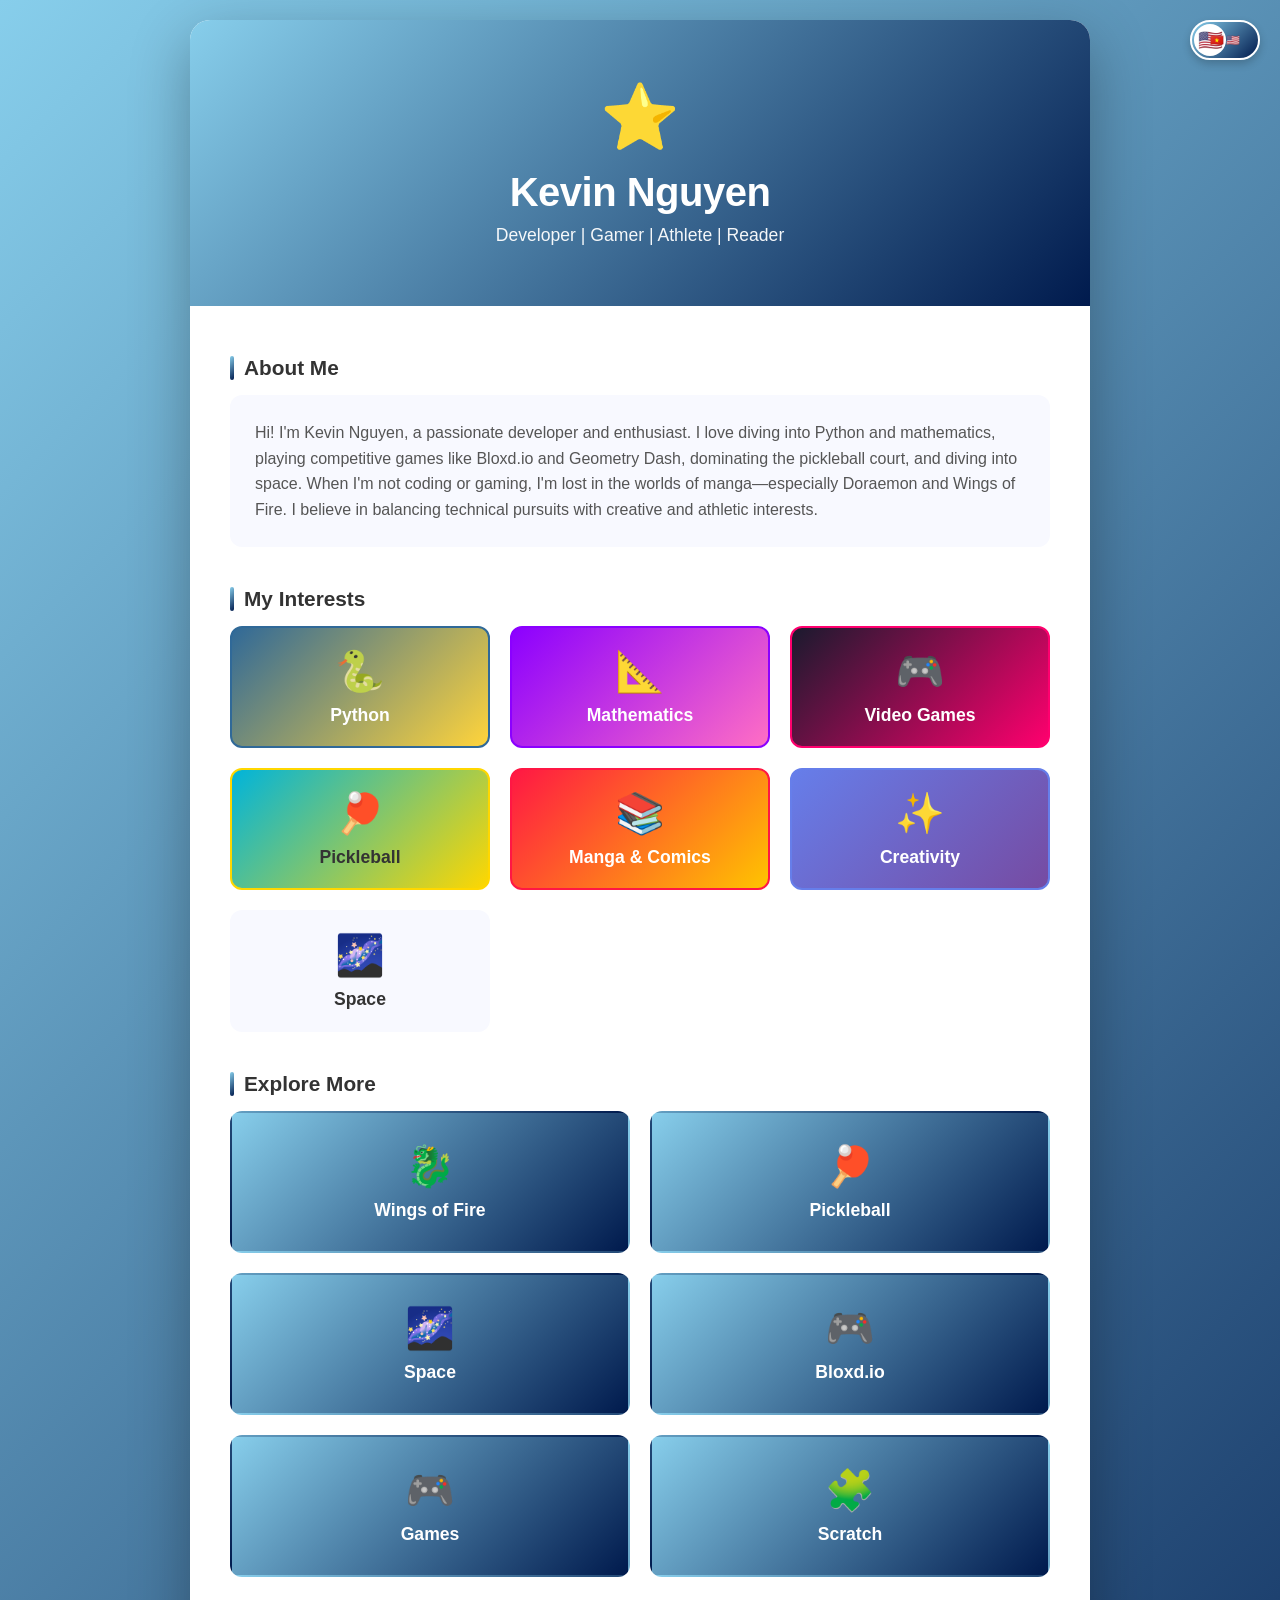
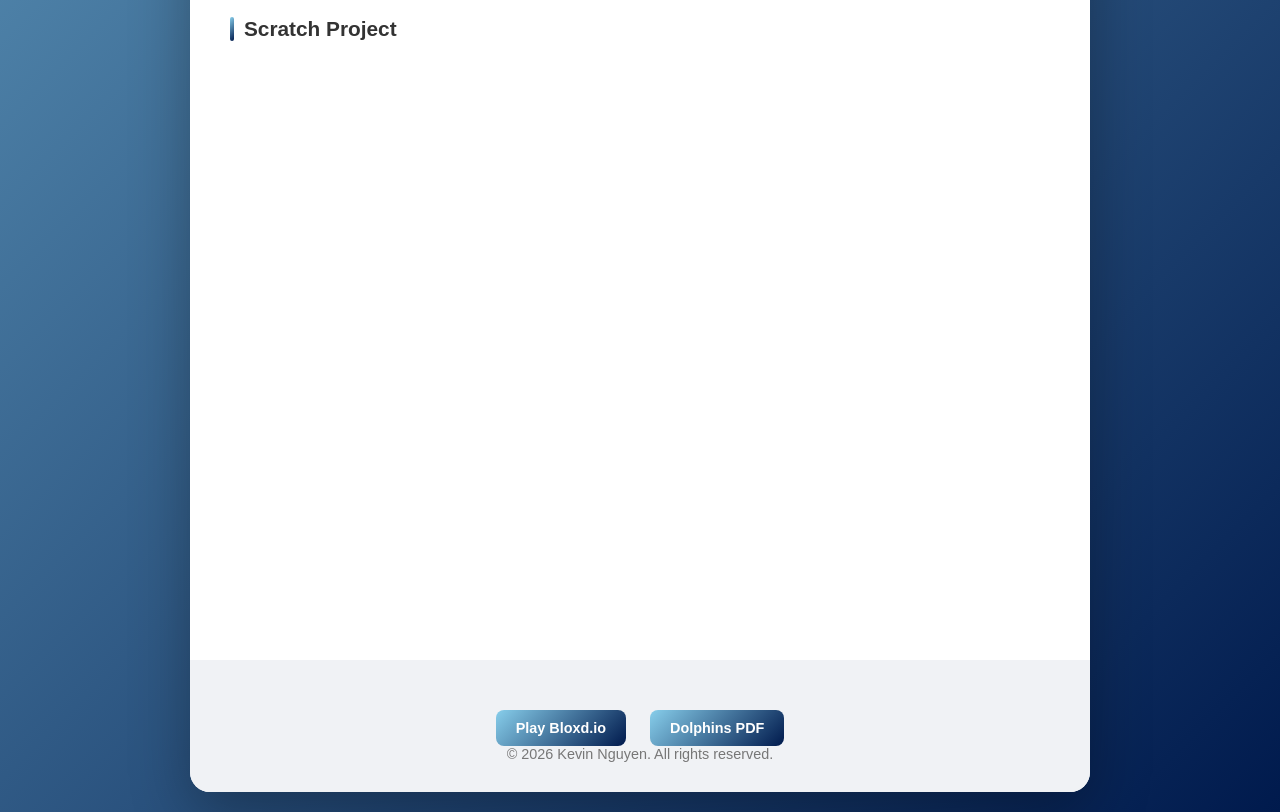
<file: index.html>
<!DOCTYPE html>
<html lang="en">
<head>
    <meta charset="UTF-8">
    <meta name="viewport" content="width=device-width, initial-scale=1.0">
    <title>Kevin Nguyen - Personal Website</title>
    <link rel="icon" href="data:image/svg+xml,<svg xmlns='http://www.w3.org/2000/svg' viewBox='0 0 100 100'><text y='75' font-size='75'>⭐</text></svg>">
    <link rel="stylesheet" href="styles.css">
</head>
<body>
    <div class="language-switcher">
        <div class="lever" id="languageLever">
            <div class="lever-toggle">🇺🇸</div>
            <span class="lever-label en">🇺🇸</span>
            <span class="lever-label vi">🇻🇳</span>
        </div>
    </div>
    <div class="container">
        <div class="header">
            <div class="star-icon">⭐</div>
            <h1>Kevin Nguyen</h1>
            <p>Developer | Gamer | Athlete | Reader</p>
        </div>

        <div class="content">
            <div class="section">
                <div class="section-title">About Me</div>
                <div class="bio">
                    Hi! I'm Kevin Nguyen, a passionate developer and enthusiast. I love diving into Python and mathematics, playing competitive games like Bloxd.io and Geometry Dash, dominating the pickleball court, and diving into space. When I'm not coding or gaming, I'm lost in the worlds of manga—especially Doraemon and Wings of Fire. I believe in balancing technical pursuits with creative and athletic interests.
                </div>
            </div>

            <div class="section">
                <div class="section-title">My Interests</div>
                <div class="interests-grid">
                    <div class="interest-card">
                        <span class="interest-emoji">🐍</span>
                        <div class="interest-name">Python</div>
                    </div>
                    <div class="interest-card">
                        <span class="interest-emoji">📐</span>
                        <div class="interest-name">Mathematics</div>
                    </div>
                    <div class="interest-card">
                        <span class="interest-emoji">🎮</span>
                        <div class="interest-name">Video Games</div>
                    </div>
                    <div class="interest-card">
                        <span class="interest-emoji">🏓</span>
                        <div class="interest-name">Pickleball</div>
                    </div>
                    <div class="interest-card">
                        <span class="interest-emoji">📚</span>
                        <div class="interest-name">Manga & Comics</div>
                    </div>
                    <div class="interest-card">
                        <span class="interest-emoji">✨</span>
                        <div class="interest-name">Creativity</div>
                    </div>
                    <div class="interest-card">
                        <span class="interest-emoji">🌌</span>
                        <div class="interest-name">Space</div>
                    </div>
                </div>
            </div>

            <div class="section">
                <div class="section-title">Explore More</div>
                <div class="explore-grid">
                    <a href="wings-of-fire.html" class="explore-card">
                        <span class="explore-emoji">🐉</span>
                        <div class="explore-name">Wings of Fire</div>
                    </a>
                    <a href="pickleball.html" class="explore-card">
                        <span class="explore-emoji">🏓</span>
                        <div class="explore-name">Pickleball</div>
                    </a>
                    <a href="space.html" class="explore-card">
                        <span class="explore-emoji">🌌</span>
                        <div class="explore-name">Space</div>
                    </a>
                    <a href="bloxd.html" class="explore-card">
                        <span class="explore-emoji">🎮</span>
                        <div class="explore-name">Bloxd.io</div>
                    </a>
                    <a href="games.html" class="explore-card">
                        <span class="explore-emoji">🎮</span>
                        <div class="explore-name">Games</div>
                    </a>
                    <a href="scratch.html" class="explore-card">
                        <span class="explore-emoji">🧩</span>
                        <div class="explore-name">Scratch</div>
                    </a>
                </div>
            </div>

            <div class="section">
                <div class="section-title">Scratch Project</div>
                <iframe src="https://scratch.mit.edu/projects/1390865172/" width="800" height="550" title="Scratch project" allowtransparency="true" frameborder="0" scrolling="no" allowfullscreen="" style="color-scheme: auto; max-width: 100%;"></iframe>
            </div>
        </div>

        <div class="footer">
            <div class="links-section">
                <a href="https://bloxd.io" target="_blank">Play Bloxd.io</a>
                <a href="Kevin - Dolphins.pdf" target="_blank">Dolphins PDF</a>
            </div>
            <p>&copy; 2026 Kevin Nguyen. All rights reserved.</p>
        </div>
    </div>
</body>
<script>
    const translations = {
        en: {
            name: "Kevin Nguyen",
            tagline: "Developer | Gamer | Athlete | Reader",
            aboutTitle: "About Me",
            aboutText: "Hi! I'm Kevin Nguyen, a passionate developer and enthusiast. I love diving into Python and mathematics, playing competitive games like Bloxd.io and Geometry Dash, and dominating the pickleball court. When I'm not coding or gaming, I'm lost in the worlds of manga—especially Doraemon and Wings of Fire. I believe in balancing technical pursuits with creative and athletic interests.",
            interestsTitle: "My Interests",
            exploreTitle: "Explore More",
            pythonName: "Python",
            mathName: "Mathematics",
            gamesName: "Video Games",
            pickleballName: "Pickleball",
            mangaName: "Manga & Comics",
            creativityName: "Creativity",
            spaceName: "Space",
            wingsName: "Wings of Fire",
            pickleballLink: "Pickleball",
            spaceLink: "Space",
            bloxdLink: "Bloxd.io",
            gamesLink: "Games",
            scratchName: "Scratch",
            playBloxd: "Play Bloxd.io",
            copyright: "© 2026 Kevin Nguyen. All rights reserved."
        },
        vi: {
            name: "Kevin Nguyễn",
            tagline: "Nhà Phát Triển | Game thủ | Vận Động Viên | Độc Giả",
            aboutTitle: "Về Tôi",
            aboutText: "Xin chào! Tôi là Kevin Nguyễn, một nhà phát triển và người đam mê nhiều lĩnh vực. Tôi yêu thích lập trình Python và toán học, chơi các trò chơi cạnh tranh như Bloxd.io và Geometry Dash, và chiếm lĩnh sân pickleball. Khi không lập trình hay chơi game, tôi bị mê hoặc bởi thế giới manga—đặc biệt là Doraemon và Wings of Fire. Tôi tin vào sự cân bằng giữa công nghệ và sáng tạo.",
            interestsTitle: "Sở Thích Của Tôi",
            exploreTitle: "Khám Phá Thêm",
            pythonName: "Lập trình Python",
            mathName: "Toán Học",
            gamesName: "Trò Chơi Điện Tử",
            pickleballName: "Pickleball",
            mangaName: "Manga & Truyện Tranh",
            creativityName: "Sáng Tạo",
            spaceName: "Vũ Trụ",
            wingsName: "Đôi cánh lửa",
            pickleballLink: "Pickleball",
            spaceLink: "Vũ Trụ",
            bloxdLink: "Bloxd.io",
            gamesLink: "Trò Chơi",
            scratchName: "Scratch",
            playBloxd: "Chơi Bloxd.io",
            copyright: "© 2026 Kevin Nguyễn. Bảo lưu mọi quyền."
        }
    };

    let currentLang = 'en';
    const lever = document.getElementById('languageLever');

    lever.addEventListener('click', function() {
        currentLang = currentLang === 'en' ? 'vi' : 'en';
        lever.classList.toggle('vietnamese');
        updateLanguage();
    });

    function updateLanguage() {
        const t = translations[currentLang];
        
        // Update header
        document.querySelector('.header h1').textContent = t.name;
        document.querySelector('.header p').textContent = t.tagline;
        
        // Update section titles
        const sectionTitles = document.querySelectorAll('.section-title');
        sectionTitles.forEach((title, index) => {
            const titleText = title.textContent.trim();
            if (titleText.includes('About') || titleText.includes('Về')) {
                title.textContent = '';
                title.innerHTML = '<div style="display: inline-block; width: 4px; height: 24px; background: linear-gradient(135deg, #87ceeb 0%, #001a4d 100%); border-radius: 2px; margin-right: 10px; vertical-align: middle;"></div>' + t.aboutTitle;
            } else if (titleText.includes('Interests') || titleText.includes('Sở Thích')) {
                title.textContent = '';
                title.innerHTML = '<div style="display: inline-block; width: 4px; height: 24px; background: linear-gradient(135deg, #87ceeb 0%, #001a4d 100%); border-radius: 2px; margin-right: 10px; vertical-align: middle;"></div>' + t.interestsTitle;
            } else if (titleText.includes('Explore') || titleText.includes('Khám')) {
                title.textContent = '';
                title.innerHTML = '<div style="display: inline-block; width: 4px; height: 24px; background: linear-gradient(135deg, #87ceeb 0%, #001a4d 100%); border-radius: 2px; margin-right: 10px; vertical-align: middle;"></div>' + t.exploreTitle;
            }
        });
        
        // Update about text
        document.querySelector('.bio').textContent = t.aboutText;
        
        // Update interest cards
        const interestNames = document.querySelectorAll('.interest-name');
        interestNames[0].textContent = t.pythonName;
        interestNames[1].textContent = t.mathName;
        interestNames[2].textContent = t.gamesName;
        interestNames[3].textContent = t.pickleballName;
        interestNames[4].textContent = t.mangaName;
        interestNames[5].textContent = t.creativityName;
        interestNames[6].textContent = t.spaceName;
        
        // Update explore cards
        const exploreNames = document.querySelectorAll('.explore-name');
        exploreNames[0].textContent = t.wingsName;
        exploreNames[1].textContent = t.pickleballLink;
        exploreNames[2].textContent = t.spaceLink;
        exploreNames[3].textContent = t.bloxdLink;
        exploreNames[4].textContent = t.gamesLink;
        exploreNames[5].textContent = t.scratchName;
        
        // Update button and copyright
        document.querySelector('.links-section a').textContent = t.playBloxd;
        document.querySelector('.footer p').innerHTML = t.copyright;
    }
</script>
</html>
</file>
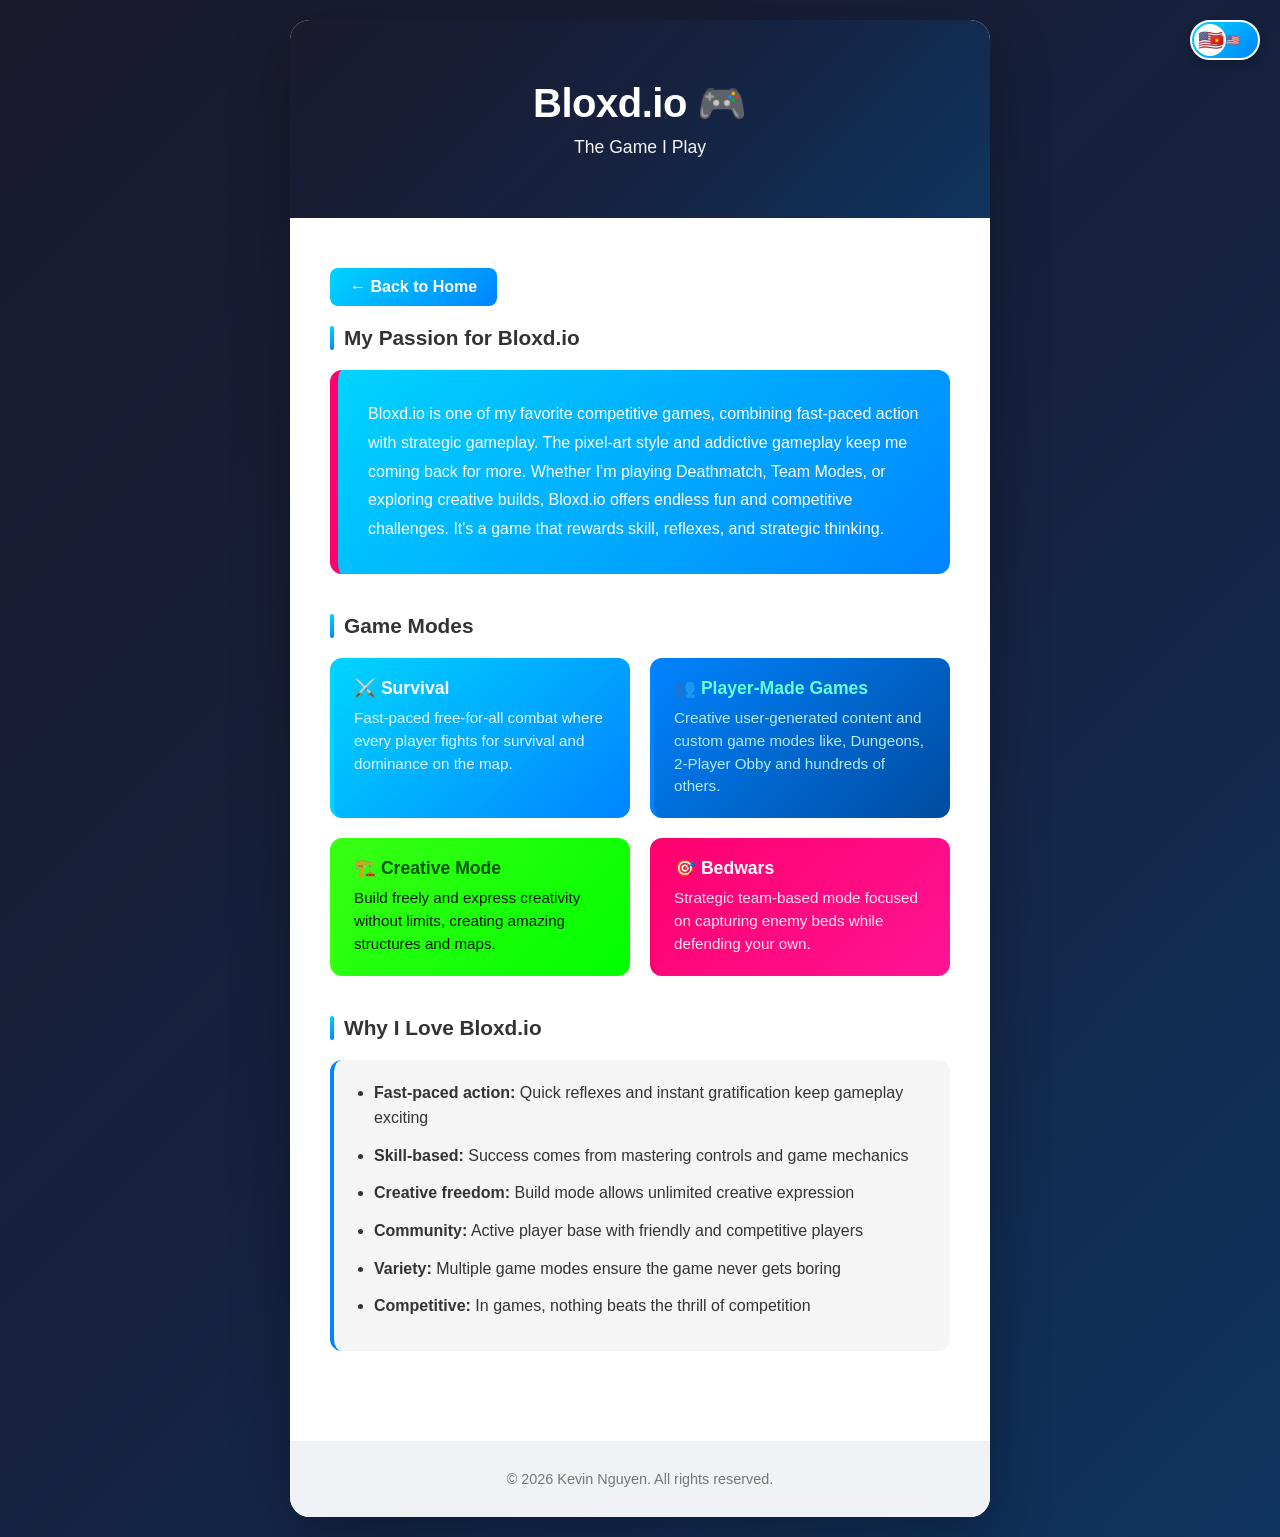
<file: bloxd.html>
<!DOCTYPE html>
<html lang="en">
<head>
    <meta charset="UTF-8">
    <meta name="viewport" content="width=device-width, initial-scale=1.0">
    <title>Bloxd.io - Kevin Nguyen</title>
    <link rel="icon" href="data:image/svg+xml,<svg xmlns='http://www.w3.org/2000/svg' viewBox='0 0 100 100'><text y='75' font-size='75'>⭐</text></svg>">
    <link rel="stylesheet" href="bloxd.css">
</head>
<body>
    <div class="language-switcher">
        <div class="lever" id="languageLever">
            <div class="lever-toggle">🇺🇸</div>
            <span class="lever-label en">🇺🇸</span>
            <span class="lever-label vi">🇻🇳</span>
        </div>
    </div>
    <div class="container">
        <div class="header">
            <h1>Bloxd.io 🎮</h1>
            <p>The Game I Play</p>
        </div>

        <div class="content">
            <a href="index.html" class="back-link">← Back to Home</a>

            <div class="section">
                <div class="section-title">My Passion for Bloxd.io</div>
                <div class="bloxd-content">
                    <p>Bloxd.io is one of my favorite competitive games, combining fast-paced action with strategic gameplay. The pixel-art style and addictive gameplay keep me coming back for more. Whether I'm playing Deathmatch, Team Modes, or exploring creative builds, Bloxd.io offers endless fun and competitive challenges. It's a game that rewards skill, reflexes, and strategic thinking.</p>
                </div>
            </div>

            <div class="section modes-section">
                <div class="section-title">Game Modes</div>
                <div class="modes-grid">
                    <div class="mode-card">
                        <h3>⚔️ Survival</h3>
                        <p>Fast-paced free-for-all combat where every player fights for survival and dominance on the map.</p>
                    </div>
                    <div class="mode-card">
                        <h3>👥 Player-Made Games</h3>
                        <p>Creative user-generated content and custom game modes like, Dungeons, 2-Player Obby and hundreds of others.</p>
                    </div>
                    <div class="mode-card">
                        <h3>🏗️ Creative Mode</h3>
                        <p>Build freely and express creativity without limits, creating amazing structures and maps.</p>
                    </div>
                    <div class="mode-card">
                        <h3>🎯 Bedwars</h3>
                        <p>Strategic team-based mode focused on capturing enemy beds while defending your own.</p>
                    </div>
                </div>
            </div>

            <div class="section skills-section">
                <div class="section-title">Why I Love Bloxd.io</div>
                <div class="skills-list">
                    <ul>
                        <li><strong>Fast-paced action:</strong> Quick reflexes and instant gratification keep gameplay exciting</li>
                        <li><strong>Skill-based:</strong> Success comes from mastering controls and game mechanics</li>
                        <li><strong>Creative freedom:</strong> Build mode allows unlimited creative expression</li>
                        <li><strong>Community:</strong> Active player base with friendly and competitive players</li>
                        <li><strong>Variety:</strong> Multiple game modes ensure the game never gets boring</li>
                        <li><strong>Competitive:</strong> In games, nothing beats the thrill of competition</li>
                    </ul>
                </div>
            </div>
        </div>

        <div class="footer">
            <p>&copy; 2026 Kevin Nguyen. All rights reserved.</p>
        </div>
    </div>
</body>
<script>
    const translations = {
        en: {
            title: "Bloxd.io 🎮",
            subtitle: "The Game I Play",
            backLink: "← Back to Home",
            passionTitle: "My Passion for Bloxd.io",
            passionText: "Bloxd.io is one of my favorite competitive games, combining fast-paced action with strategic gameplay. The pixel-art style and addictive gameplay keep me coming back for more. Whether I'm playing Deathmatch, Team Modes, or exploring creative builds, Bloxd.io offers endless fun and competitive challenges. It's a game that rewards skill, reflexes, and strategic thinking.",
            modesTitle: "Game Modes",
            deathmatchTitle: "⚔️ Survival",
            deathmatchText: "Fast-paced free-for-all combat where every player fights for survival and dominance on the map.",
            teamTitle: "👥 Player-Made Games",
            teamText: "Creative user-generated content and custom game modes like, Dungeons, 2-Player Obby and hundreds of others.",
            creativeTitle: "🏗️ Creative Mode",
            creativeText: "Build freely and express creativity without limits, creating amazing structures and maps.",
            captureTitle: "🎯 Bedwars",
            captureText: "Strategic team-based mode focused on capturing enemy beds while defending your own.",
            whyTitle: "Why I Love Bloxd.io",
            whyItems: [
                "<strong>Fast-paced action:</strong> Quick reflexes and instant gratification keep gameplay exciting",
                "<strong>Skill-based:</strong> Success comes from mastering controls and game mechanics",
                "<strong>Creative freedom:</strong> Build mode allows unlimited creative expression",
                "<strong>Community:</strong> Active player base with friendly and competitive players",
                "<strong>Variety:</strong> Multiple game modes ensure the game never gets boring",
                "<strong>Competitive:</strong> In games, nothing beats the thrill of competition"
            ],
            copyright: "© 2026 Kevin Nguyen. All rights reserved."
        },
        vi: {
            title: "Bloxd.io 🎮",
            subtitle: "Trò Chơi Tôi Chơi",
            backLink: "← Quay lại Trang Chủ",
            passionTitle: "Niềm Đam Mê Của Tôi Về Bloxd.io",
            passionText: "Bloxd.io là một trong những trò chơi cạnh tranh yêu thích của tôi, kết hợp hành động nhanh chóng với gameplay chiến lược. Phong cách pixel-art và gameplay gây nghiện giữ cho tôi quay lại nhiều lần. Cho dù tôi đang chơi Deathmatch, Team Modes, hoặc khám phá các bản dựng sáng tạo, Bloxd.io mang lại vui vẻ vô tận và những thách thức cạnh tranh. Đó là một trò chơi thưởng cho kỹ năng, phản xạ và tư duy chiến lược.",
            modesTitle: "Chế Độ Chơi",
            deathmatchTitle: "⚔️ Sống sót",
            deathmatchText: "Combat miễn phí giữa tất cả người chơi nơi mỗi cầu thủ chiến đấu để tồn tại và thống trị trên bản đồ.",
            teamTitle: "👥 Chế Độ Đội",
            teamText: "Nội dung sáng tạo do người dùng tạo và các chế độ chơi tùy chỉnh như Dungeons, Obby 2 người chơi cùng hàng trăm chế độ khác.",
            creativeTitle: "🏗️ Chế Độ Sáng Tạo",
            creativeText: "Xây dựng tự do và thể hiện sáng tạo không có giới hạn, tạo ra các cấu trúc và bản đồ tuyệt vời.",
            captureTitle: "🎯 Bedwars",
            captureText: "Chế độ chơi theo đội mang tính chiến thuật, tập trung vào việc chiếm giường của đối phương đồng thời bảo vệ giường của chính mình.",
            whyTitle: "Tại Sao Tôi Yêu Bloxd.io",
            whyItems: [
                "<strong>Hành động nhanh chóng:</strong> Phản xạ nhanh và sự hài lòng tức thì giữ gameplay thú vị",
                "<strong>Dựa trên kỹ năng:</strong> Thành công đến từ việc thành thạo các điều khiển và cơ chế trò chơi",
                "<strong>Tự do sáng tạo:</strong> Chế độ xây dựng cho phép thể hiện sáng tạo không giới hạn",
                "<strong>Cộng đồng:</strong> Cơ sở người chơi hoạt động với những người chơi thân thiện và cạnh tranh",
                "<strong>Đa dạng:</strong> Nhiều chế độ chơi đảm bảo trò chơi không bao giờ nhàm chán",
                "<strong>Cạnh tranh:</strong> Trong các trò chơi, không gì sánh bằng cảm giác hồi hộp của sự cạnh tranh."
            ],
            copyright: "© 2026 Kevin Nguyễn. Bảo lưu mọi quyền."
        }
    };

    let currentLang = 'en';
    const lever = document.getElementById('languageLever');

    lever.addEventListener('click', function() {
        currentLang = currentLang === 'en' ? 'vi' : 'en';
        lever.classList.toggle('vietnamese');
        updateLanguage();
    });

    function updateLanguage() {
        const t = translations[currentLang];
        
        // Update header
        document.querySelector('.header h1').textContent = t.title;
        document.querySelector('.header p').textContent = t.subtitle;
        
        // Update back link
        document.querySelector('.back-link').textContent = t.backLink;
        
        // Update section titles
        const sectionTitles = document.querySelectorAll('.section-title');
        sectionTitles.forEach((title) => {
            const titleText = title.textContent.trim();
            if (titleText.includes('Passion') || titleText.includes('Niềm')) {
                title.textContent = t.passionTitle;
            } else if (titleText.includes('Modes') || titleText.includes('Chế Độ')) {
                title.textContent = t.modesTitle;
            } else if (titleText.includes('Why') || titleText.includes('Tại Sao')) {
                title.textContent = t.whyTitle;
            }
        });
        
        // Update passion text
        document.querySelector('.bloxd-content p').textContent = t.passionText;
        
        // Update mode cards
        const modeCards = document.querySelectorAll('.mode-card');
        modeCards[0].querySelector('h3').textContent = t.deathmatchTitle;
        modeCards[0].querySelector('p').textContent = t.deathmatchText;
        modeCards[1].querySelector('h3').textContent = t.teamTitle;
        modeCards[1].querySelector('p').textContent = t.teamText;
        modeCards[2].querySelector('h3').textContent = t.creativeTitle;
        modeCards[2].querySelector('p').textContent = t.creativeText;
        modeCards[3].querySelector('h3').textContent = t.captureTitle;
        modeCards[3].querySelector('p').textContent = t.captureText;
        
        // Update reasons list
        const reasonsItems = document.querySelectorAll('.skills-list li');
        reasonsItems.forEach((item, index) => {
            item.innerHTML = t.whyItems[index];
        });
        
        // Update copyright
        document.querySelector('.footer p').innerHTML = t.copyright;
    }
</script>
</html>
</file>
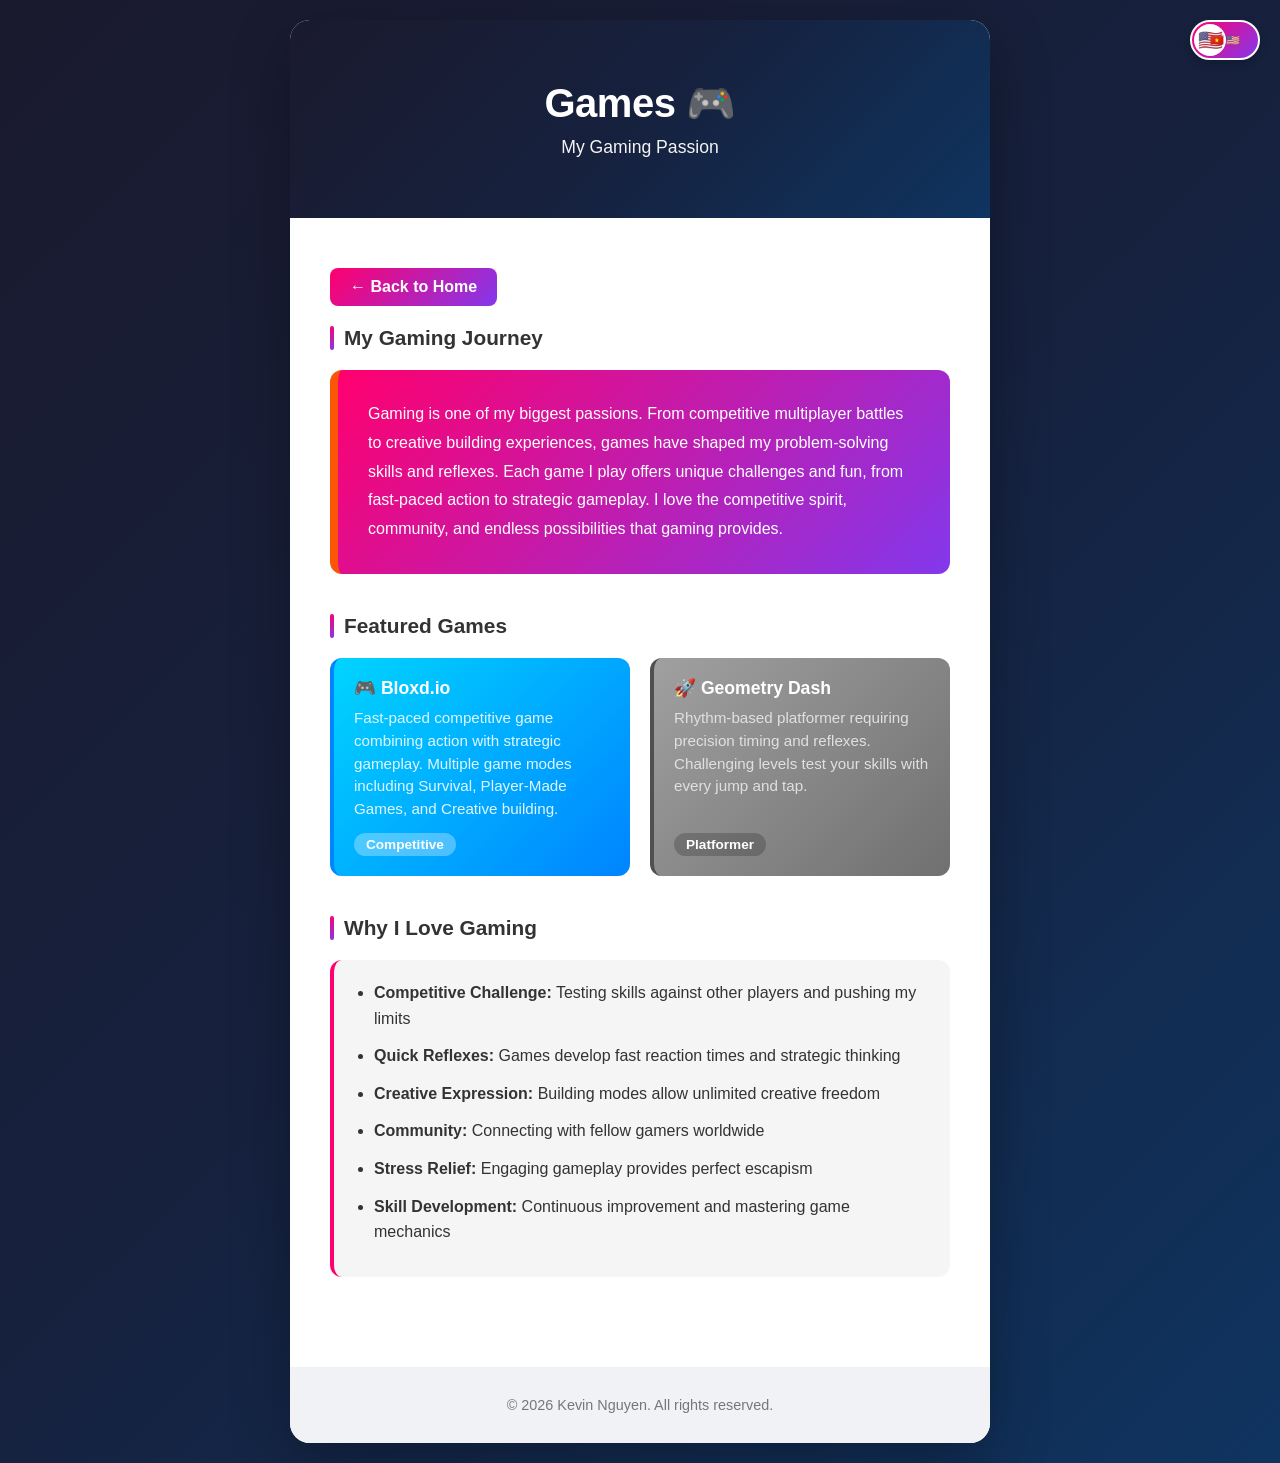
<file: games.html>
<!DOCTYPE html>
<html lang="en">
<head>
    <meta charset="UTF-8">
    <meta name="viewport" content="width=device-width, initial-scale=1.0">
    <title>Games - Kevin Nguyen</title>
    <link rel="icon" href="data:image/svg+xml,<svg xmlns='http://www.w3.org/2000/svg' viewBox='0 0 100 100'><text y='75' font-size='75'>⭐</text></svg>">
    <link rel="stylesheet" href="games.css">
</head>
<body>
    <div class="language-switcher">
        <div class="lever" id="languageLever">
            <div class="lever-toggle">🇺🇸</div>
            <span class="lever-label en">🇺🇸</span>
            <span class="lever-label vi">🇻🇳</span>
        </div>
    </div>
    <div class="container">
        <div class="header">
            <h1>Games 🎮</h1>
            <p>My Gaming Passion</p>
        </div>

        <div class="content">
            <a href="index.html" class="back-link">← Back to Home</a>

            <div class="section">
                <div class="section-title">My Gaming Journey</div>
                <div class="games-intro">
                    <p>Gaming is one of my biggest passions. From competitive multiplayer battles to creative building experiences, games have shaped my problem-solving skills and reflexes. Each game I play offers unique challenges and fun, from fast-paced action to strategic gameplay. I love the competitive spirit, community, and endless possibilities that gaming provides.</p>
                </div>
            </div>

            <div class="section games-section">
                <div class="section-title">Featured Games</div>
                <div class="games-grid">
                    <a href="bloxd.html" class="game-card">
                        <h3>🎮 Bloxd.io</h3>
                        <p>Fast-paced competitive game combining action with strategic gameplay. Multiple game modes including Survival, Player-Made Games, and Creative building.</p>
                        <span class="game-tag">Competitive</span>
                    </a>
                    <div class="game-card coming-soon">
                        <h3>🚀 Geometry Dash</h3>
                        <p>Rhythm-based platformer requiring precision timing and reflexes. Challenging levels test your skills with every jump and tap.</p>
                        <span class="game-tag">Platformer</span>
                    </div>
                </div>
            </div>

            <div class="section why-section">
                <div class="section-title">Why I Love Gaming</div>
                <div class="why-list">
                    <ul>
                        <li><strong>Competitive Challenge:</strong> Testing skills against other players and pushing my limits</li>
                        <li><strong>Quick Reflexes:</strong> Games develop fast reaction times and strategic thinking</li>
                        <li><strong>Creative Expression:</strong> Building modes allow unlimited creative freedom</li>
                        <li><strong>Community:</strong> Connecting with fellow gamers worldwide</li>
                        <li><strong>Stress Relief:</strong> Engaging gameplay provides perfect escapism</li>
                        <li><strong>Skill Development:</strong> Continuous improvement and mastering game mechanics</li>
                    </ul>
                </div>
            </div>
        </div>

        <div class="footer">
            <p>&copy; 2026 Kevin Nguyen. All rights reserved.</p>
        </div>
    </div>
</body>
<script>
    const translations = {
        en: {
            title: "Games 🎮",
            subtitle: "My Gaming Passion",
            backLink: "← Back to Home",
            journeyTitle: "My Gaming Journey",
            journeyText: "Gaming is one of my biggest passions. From competitive multiplayer battles to creative building experiences, games have shaped my problem-solving skills and reflexes. Each game I play offers unique challenges and fun, from fast-paced action to strategic gameplay. I love the competitive spirit, community, and endless possibilities that gaming provides.",
            gamesTitle: "Featured Games",
            bloxdTitle: "🎮 Bloxd.io",
            bloxdText: "Fast-paced competitive game combining action with strategic gameplay. Multiple game modes including Survival, Player-Made Games, and Creative building.",
            geometryTitle: "🚀 Geometry Dash",
            geometryText: "Rhythm-based platformer requiring precision timing and reflexes. Challenging levels test your skills with every jump and tap.",
            competitiveTag: "Competitive",
            comingSoonTag: "Platformer",
            whyTitle: "Why I Love Gaming",
            whyItems: [
                "<strong>Competitive Challenge:</strong> Testing skills against other players and pushing my limits",
                "<strong>Quick Reflexes:</strong> Games develop fast reaction times and strategic thinking",
                "<strong>Creative Expression:</strong> Building modes allow unlimited creative freedom",
                "<strong>Community:</strong> Connecting with fellow gamers worldwide",
                "<strong>Stress Relief:</strong> Engaging gameplay provides perfect escapism",
                "<strong>Skill Development:</strong> Continuous improvement and mastering game mechanics"
            ],
            copyright: "© 2026 Kevin Nguyen. All rights reserved."
        },
        vi: {
            title: "Trò Chơi 🎮",
            subtitle: "Niềm Đam Mê Chơi Game Của Tôi",
            backLink: "← Quay lại Trang Chủ",
            journeyTitle: "Hành Trình Chơi Game Của Tôi",
            journeyText: "Chơi game là một trong những niềm đam mê lớn nhất của tôi. Từ các trận chiến multiplayer cạnh tranh đến những trải nghiệm xây dựng sáng tạo, các trò chơi đã định hình kỹ năng giải quyết vấn đề và phản xạ của tôi. Mỗi trò chơi tôi chơi đều mang lại những thách thức độc đáo và vui vẻ, từ hành động nhanh chóng đến gameplay chiến lược. Tôi yêu thích tinh thần cạnh tranh, cộng đồng và những khả năng vô tận mà chơi game cung cấp.",
            gamesTitle: "Trò Chơi Nổi Bật",
            bloxdTitle: "🎮 Bloxd.io",
            bloxdText: "Một tựa game cạnh tranh có nhịp độ nhanh, kết hợp giữa yếu tố hành động và lối chơi chiến thuật. Trò chơi sở hữu nhiều chế độ đa dạng, bao gồm Sinh tồn, Các trò chơi do người chơi tạo và Xây dựng sáng tạo.",
            geometryTitle: "🚀 Geometry Dash",
            geometryText: "Tựa game platformer theo nhịp điệu, đòi hỏi sự căn chỉnh thời gian và phản xạ chính xác. Những màn chơi đầy thử thách sẽ kiểm nghiệm kỹ năng của bạn qua từng cú nhảy và chạm.",
            competitiveTag: "Cạnh Tranh",
            comingSoonTag: "Game đi cảnh",
            whyTitle: "Tại Sao Tôi Yêu Chơi Game",
            whyItems: [
                "<strong>Thách Thức Cạnh Tranh:</strong> Kiểm tra kỹ năng với những người chơi khác và vượt qua giới hạn",
                "<strong>Phản Xạ Nhanh:</strong> Các trò chơi phát triển thời gian phản ứng nhanh và tư duy chiến lược",
                "<strong>Thể Hiện Sáng Tạo:</strong> Các chế độ xây dựng cho phép sáng tạo không giới hạn",
                "<strong>Cộng Đồng:</strong> Kết nối với những gamer trên toàn thế giới",
                "<strong>Giải Tỏa Căng Thẳng:</strong> Gameplay hấp dẫn mang lại sự thoát ly hoàn hảo",
                "<strong>Phát Triển Kỹ Năng:</strong> Cải thiện liên tục và thành thạo cơ chế trò chơi"
            ],
            copyright: "© 2026 Kevin Nguyễn. Bảo lưu mọi quyền."
        }
    };

    let currentLang = 'en';
    const lever = document.getElementById('languageLever');

    lever.addEventListener('click', function() {
        currentLang = currentLang === 'en' ? 'vi' : 'en';
        lever.classList.toggle('vietnamese');
        updateLanguage();
    });

    function updateLanguage() {
        const t = translations[currentLang];
        
        // Update header
        document.querySelector('.header h1').textContent = t.title;
        document.querySelector('.header p').textContent = t.subtitle;
        
        // Update back link
        document.querySelector('.back-link').textContent = t.backLink;
        
        // Update section titles
        const sectionTitles = document.querySelectorAll('.section-title');
        sectionTitles.forEach((title) => {
            const titleText = title.textContent.trim();
            if (titleText.includes('Journey') || titleText.includes('Hành Trình')) {
                title.textContent = t.journeyTitle;
            } else if (titleText.includes('Featured') || titleText.includes('Nổi Bật')) {
                title.textContent = t.gamesTitle;
            } else if (titleText.includes('Why') || titleText.includes('Tại Sao')) {
                title.textContent = t.whyTitle;
            }
        });
        
        // Update journey text
        document.querySelector('.games-intro p').textContent = t.journeyText;
        
        // Update game cards
        const gameCards = document.querySelectorAll('.game-card');
        gameCards[0].querySelector('h3').textContent = t.bloxdTitle;
        gameCards[0].querySelector('p').textContent = t.bloxdText;
        gameCards[0].querySelector('.game-tag').textContent = t.competitiveTag;
        gameCards[1].querySelector('h3').textContent = t.geometryTitle;
        gameCards[1].querySelector('p').textContent = t.geometryText;
        gameCards[1].querySelector('.game-tag').textContent = t.comingSoonTag;
        
        // Update reasons list
        const whyItems = document.querySelectorAll('.why-list li');
        whyItems.forEach((item, index) => {
            item.innerHTML = t.whyItems[index];
        });
        
        // Update copyright
        document.querySelector('.footer p').innerHTML = t.copyright;
    }
</script>
</html>
</file>
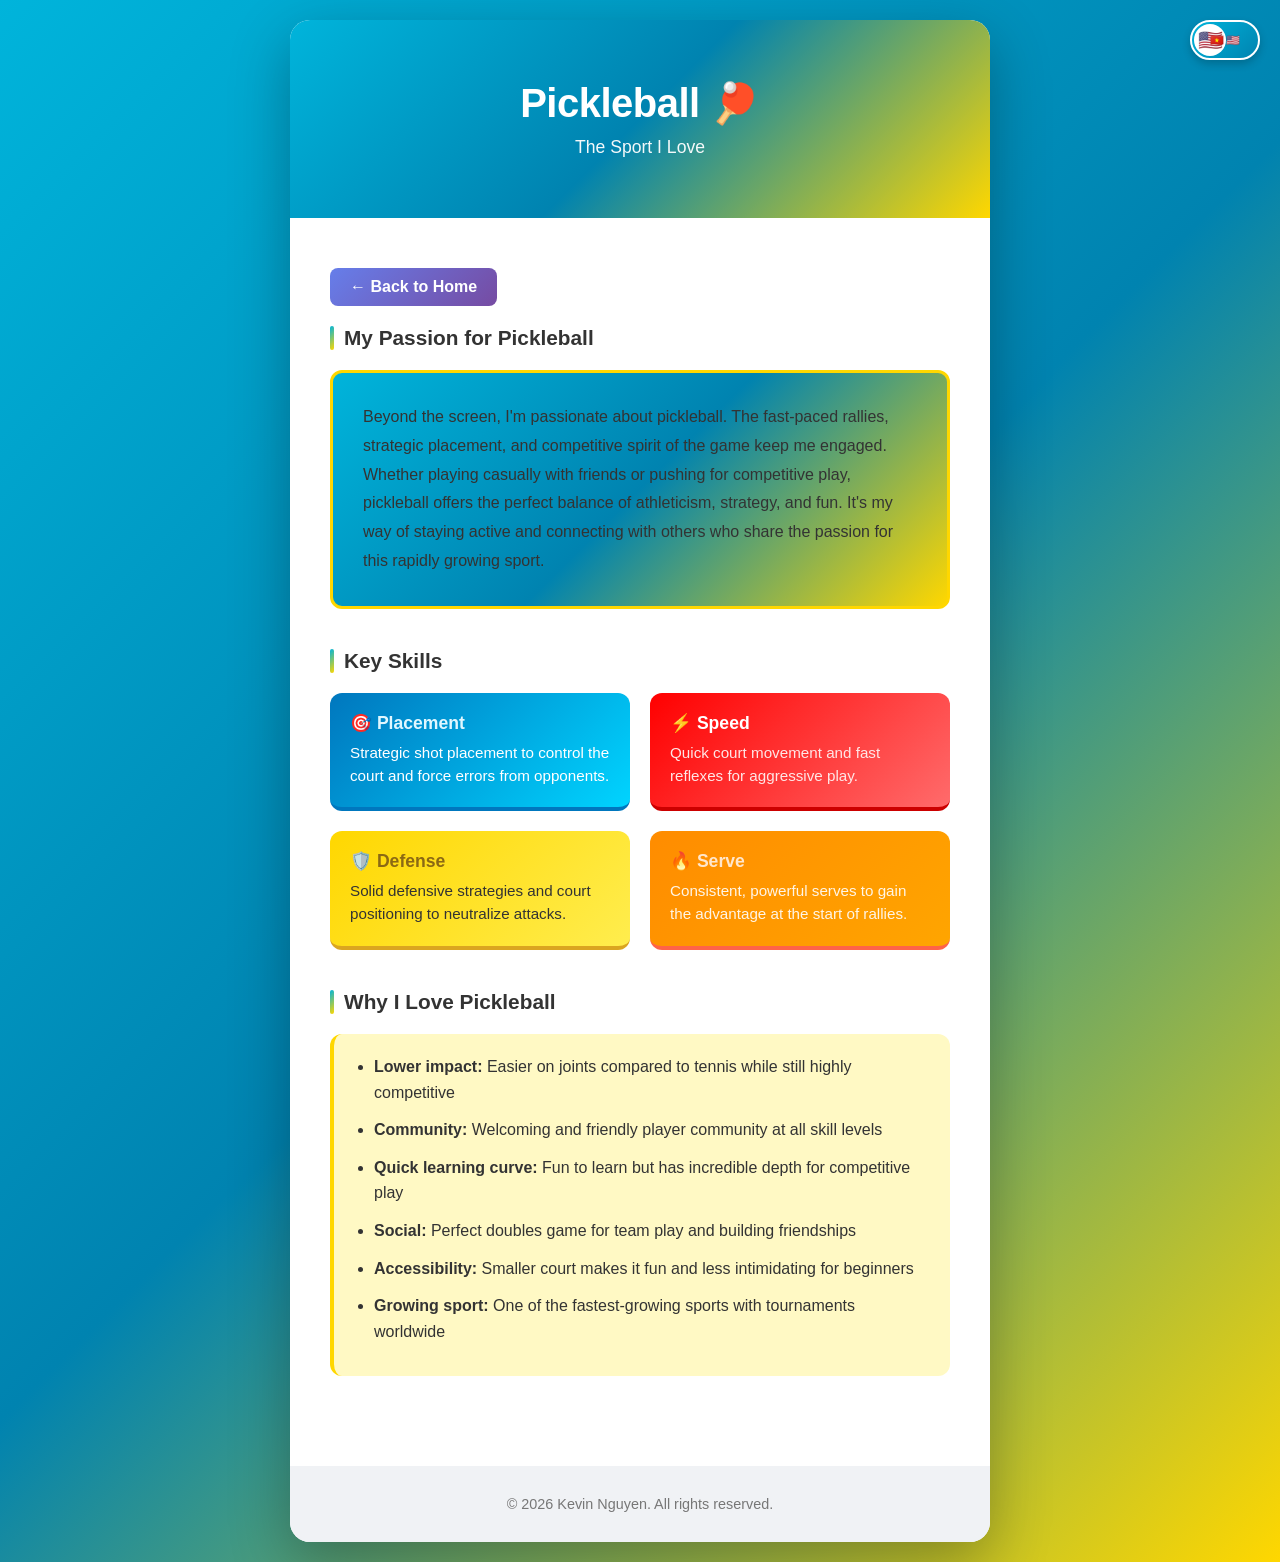
<file: pickleball.html>
<!DOCTYPE html>
<html lang="en">
<head>
    <meta charset="UTF-8">
    <meta name="viewport" content="width=device-width, initial-scale=1.0">
    <title>Pickleball - Kevin Nguyen</title>
    <link rel="icon" href="data:image/svg+xml,<svg xmlns='http://www.w3.org/2000/svg' viewBox='0 0 100 100'><text y='75' font-size='75'>⭐</text></svg>">
    <link rel="stylesheet" href="pickleball.css">
</head>
<body>
    <div class="language-switcher">
        <div class="lever" id="languageLever">
            <div class="lever-toggle">🇺🇸</div>
            <span class="lever-label en">🇺🇸</span>
            <span class="lever-label vi">🇻🇳</span>
        </div>
    </div>
    <div class="container">
        <div class="header">
            <h1>Pickleball 🏓</h1>
            <p>The Sport I Love</p>
        </div>

        <div class="content">
            <a href="index.html" class="back-link">← Back to Home</a>

            <div class="section">
                <div class="section-title">My Passion for Pickleball</div>
                <div class="pickleball-content">
                    <p>Beyond the screen, I'm passionate about pickleball. The fast-paced rallies, strategic placement, and competitive spirit of the game keep me engaged. Whether playing casually with friends or pushing for competitive play, pickleball offers the perfect balance of athleticism, strategy, and fun. It's my way of staying active and connecting with others who share the passion for this rapidly growing sport.</p>
                </div>
            </div>

            <div class="section skills-section">
                <div class="section-title">Key Skills</div>
                <div class="skills-grid">
                    <div class="skill-card">
                        <h3>🎯 Placement</h3>
                        <p>Strategic shot placement to control the court and force errors from opponents.</p>
                    </div>
                    <div class="skill-card">
                        <h3>⚡ Speed</h3>
                        <p>Quick court movement and fast reflexes for aggressive play.</p>
                    </div>
                    <div class="skill-card">
                        <h3>🛡️ Defense</h3>
                        <p>Solid defensive strategies and court positioning to neutralize attacks.</p>
                    </div>
                    <div class="skill-card">
                        <h3>🔥 Serve</h3>
                        <p>Consistent, powerful serves to gain the advantage at the start of rallies.</p>
                    </div>
                </div>
            </div>

            <div class="section tips-section">
                <div class="section-title">Why I Love Pickleball</div>
                <div class="tips-list">
                    <ul>
                        <li><strong>Lower impact:</strong> Easier on joints compared to tennis while still highly competitive</li>
                        <li><strong>Community:</strong> Welcoming and friendly player community at all skill levels</li>
                        <li><strong>Quick learning curve:</strong> Fun to learn but has incredible depth for competitive play</li>
                        <li><strong>Social:</strong> Perfect doubles game for team play and building friendships</li>
                        <li><strong>Accessibility:</strong> Smaller court makes it fun and less intimidating for beginners</li>
                        <li><strong>Growing sport:</strong> One of the fastest-growing sports with tournaments worldwide</li>
                    </ul>
                </div>
            </div>
        </div>

        <div class="footer">
            <p>&copy; 2026 Kevin Nguyen. All rights reserved.</p>
        </div>
    </div>
</body>
<script>
    const translations = {
        en: {
            title: "Pickleball 🏓",
            subtitle: "The Sport I Love",
            backLink: "← Back to Home",
            passionTitle: "My Passion for Pickleball",
            passionText: "Beyond the screen, I'm passionate about pickleball. The fast-paced rallies, strategic placement, and competitive spirit of the game keep me engaged. Whether playing casually with friends or pushing for competitive play, pickleball offers the perfect balance of athleticism, strategy, and fun. It's my way of staying active and connecting with others who share the passion for this rapidly growing sport.",
            skillsTitle: "Key Skills",
            placementTitle: "🎯 Placement",
            placementText: "Strategic shot placement to control the court and force errors from opponents.",
            speedTitle: "⚡ Speed",
            speedText: "Quick court movement and fast reflexes for aggressive play.",
            defenseTitle: "🛡️ Defense",
            defenseText: "Solid defensive strategies and court positioning to neutralize attacks.",
            serveTitle: "🔥 Serve",
            serveText: "Consistent, powerful serves to gain the advantage at the start of rallies.",
            whyTitle: "Why I Love Pickleball",
            whyItems: [
                "<strong>Lower impact:</strong> Easier on joints compared to tennis while still highly competitive",
                "<strong>Community:</strong> Welcoming and friendly player community at all skill levels",
                "<strong>Quick learning curve:</strong> Fun to learn but has incredible depth for competitive play",
                "<strong>Social:</strong> Perfect doubles game for team play and building friendships",
                "<strong>Accessibility:</strong> Smaller court makes it fun and less intimidating for beginners",
                "<strong>Growing sport:</strong> One of the fastest-growing sports with tournaments worldwide"
            ],
            copyright: "© 2026 Kevin Nguyen. All rights reserved."
        },
        vi: {
            title: "Pickleball 🏓",
            subtitle: "Môn Thể Thao Tôi Yêu Thích",
            backLink: "← Quay Lại Trang Chủ",
            passionTitle: "Niềm Đam Mê Pickleball Của Tôi",
            passionText: "Ngoài máy tính, tôi yêu thích chơi pickleball. Các cuộc thi đấu nhanh, vị trí chiến lược, và tinh thần cạnh tranh của trò chơi giữ tôi hứng thú. Dù chơi nhân với bạn bè hay cố gắng chơi cạnh tranh, pickleball mang lại sự cân bằng hoàn hảo giữa thể thao, chiến lược và vui vẻ. Đó là cách tôi giữ khoẻ và kết nối với những người khác cùng yêu thích môn thể thao đang phát triển nhanh này.",
            skillsTitle: "Các Kỹ Năng Chính",
            placementTitle: "🎯 Đặt Vị Trí",
            placementText: "Đặt bóng chiến lược để kiểm soát sân và gây lỗi cho đối thủ.",
            speedTitle: "⚡ Tốc Độ",
            speedText: "Chuyển động sân nhanh chóng và phản xạ nhanh cho trò chơi tấn công.",
            defenseTitle: "🛡️ Phòng Thủ",
            defenseText: "Chiến lược phòng thủ vững chắc và vị trí sân để trung hòa các cuộc tấn công.",
            serveTitle: "🔥 Giao Bóng",
            serveText: "Giao bóng ổn định, mạnh mẽ để giành lợi thế ở đầu cuộc thi.",
            whyTitle: "Tại Sao Tôi Yêu Thích Pickleball",
            whyItems: [
                "<strong>Ít tác động:</strong> Dễ hơn cho khớp so với tennis nhưng vẫn cạnh tranh cao",
                "<strong>Cộng đồng:</strong> Cộng đồng người chơi thân thiện ở tất cả các mức độ kỹ năng",
                "<strong>Đường cong học tập nhanh:</strong> Vui để học nhưng có độ sâu khiến nó cạnh tranh",
                "<strong>Xã hội:</strong> Trò chơi đôi hoàn hảo để chơi nhóm và xây dựng tình bạn",
                "<strong>Khả năng tiếp cận:</strong> Sân nhỏ hơn làm cho nó vui vẻ và ít đáng sợ cho người mới",
                "<strong>Môn thể thao đang phát triển:</strong> Một trong những môn thể thao phát triển nhanh nhất với các giải đấu toàn thế giới"
            ],
            copyright: "© 2026 Kevin Nguyễn. Bảo lưu mọi quyền."
        }
    };

    let currentLang = 'en';
    const lever = document.getElementById('languageLever');

    lever.addEventListener('click', function() {
        currentLang = currentLang === 'en' ? 'vi' : 'en';
        lever.classList.toggle('vietnamese');
        updateLanguage();
    });

    function updateLanguage() {
        const t = translations[currentLang];
        
        // Update header
        document.querySelector('.header h1').textContent = t.title;
        document.querySelector('.header p').textContent = t.subtitle;
        
        // Update back link
        document.querySelector('.back-link').textContent = t.backLink;
        
        // Update section titles - find the text directly
        const sectionTitles = document.querySelectorAll('.section-title');
        sectionTitles.forEach((title, index) => {
            const titleText = title.textContent.trim();
            if (titleText.includes('Passion') || titleText.includes('Niềm')) {
                title.textContent = '';
                title.innerHTML = '<div style="display: inline-block; width: 4px; height: 24px; background: linear-gradient(135deg, #00b4db 0%, #ffd700 100%); border-radius: 2px; margin-right: 10px; vertical-align: middle;"></div>' + t.passionTitle;
            } else if (titleText.includes('Skill') || titleText.includes('Kỹ Năng')) {
                title.textContent = '';
                title.innerHTML = '<div style="display: inline-block; width: 4px; height: 24px; background: linear-gradient(135deg, #00b4db 0%, #ffd700 100%); border-radius: 2px; margin-right: 10px; vertical-align: middle;"></div>' + t.skillsTitle;
            } else if (titleText.includes('Why') || titleText.includes('Tại Sao')) {
                title.textContent = '';
                title.innerHTML = '<div style="display: inline-block; width: 4px; height: 24px; background: linear-gradient(135deg, #00b4db 0%, #ffd700 100%); border-radius: 2px; margin-right: 10px; vertical-align: middle;"></div>' + t.whyTitle;
            }
        });
        
        // Update passion text
        document.querySelector('.pickleball-content p').textContent = t.passionText;
        
        // Update skill cards
        const skillCards = document.querySelectorAll('.skill-card');
        skillCards[0].querySelector('h3').innerHTML = t.placementTitle;
        skillCards[0].querySelector('p').textContent = t.placementText;
        skillCards[1].querySelector('h3').innerHTML = t.speedTitle;
        skillCards[1].querySelector('p').textContent = t.speedText;
        skillCards[2].querySelector('h3').innerHTML = t.defenseTitle;
        skillCards[2].querySelector('p').textContent = t.defenseText;
        skillCards[3].querySelector('h3').innerHTML = t.serveTitle;
        skillCards[3].querySelector('p').textContent = t.serveText;
        
        // Update why list
        const whyList = document.querySelector('.tips-list ul');
        whyList.innerHTML = '';
        t.whyItems.forEach(item => {
            const li = document.createElement('li');
            li.innerHTML = item;
            whyList.appendChild(li);
        });
        
        // Update copyright
        document.querySelector('.footer p').textContent = t.copyright;
    }
</script>
</html>
</file>
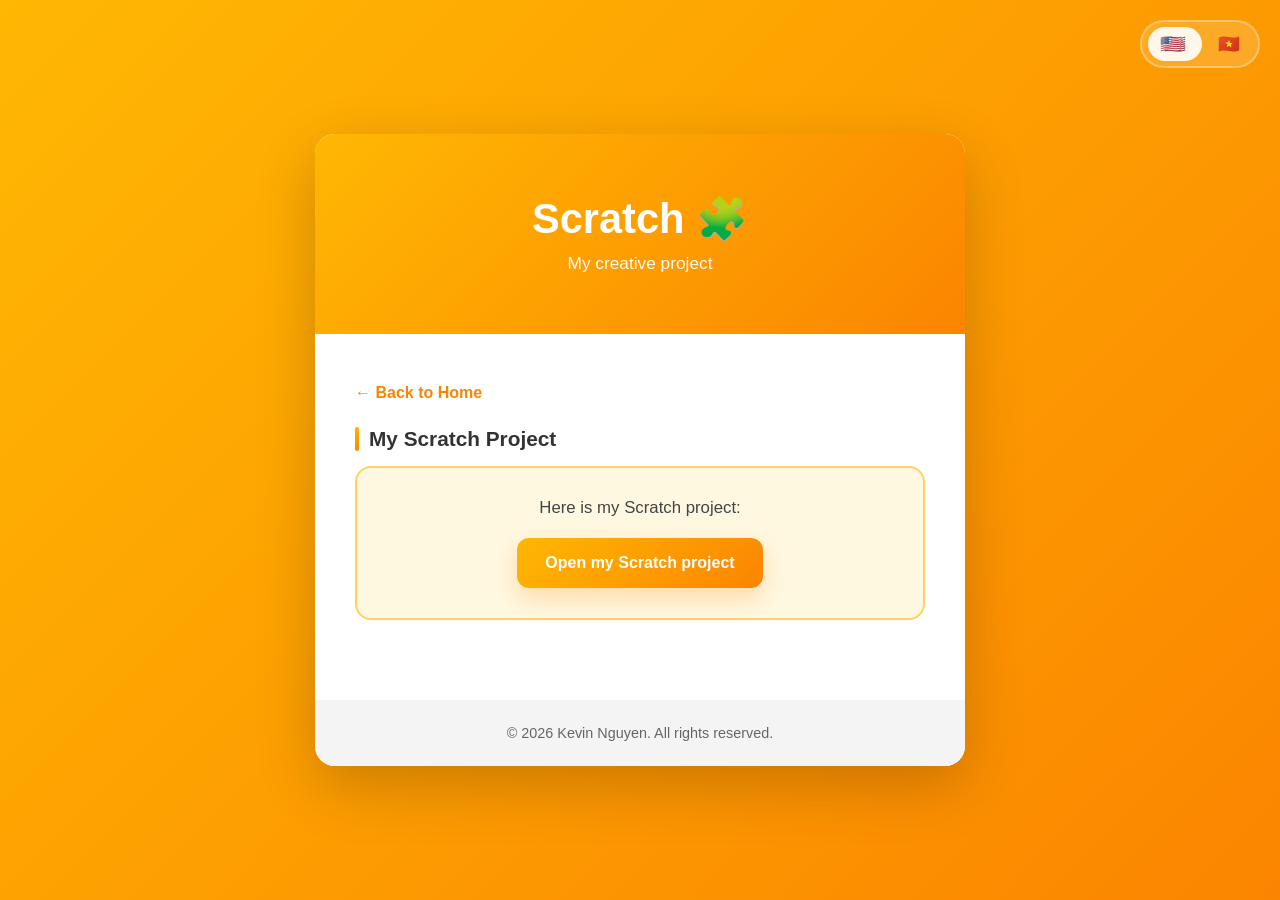
<file: scratch.html>
<!DOCTYPE html>
<html lang="en">
<head>
    <meta charset="UTF-8">
    <meta name="viewport" content="width=device-width, initial-scale=1.0">
    <title>Scratch - Kevin Nguyen</title>
    <link rel="icon" href="data:image/svg+xml,<svg xmlns='http://www.w3.org/2000/svg' viewBox='0 0 100 100'><text y='75' font-size='75'>⭐</text></svg>">
    <link rel="stylesheet" href="scratch.css">
</head>
<body>
    <div class="language-switcher">
        <div class="lever" id="languageLever">
            <div class="lever-toggle">🇺🇸</div>
            <span class="lever-label en">🇺🇸</span>
            <span class="lever-label vi">🇻🇳</span>
        </div>
    </div>
    <div class="container">
        <div class="header">
            <h1>Scratch 🧩</h1>
            <p>My creative project</p>
        </div>

        <div class="content">
            <a href="index.html" class="back-link">← Back to Home</a>

            <div class="section">
                <div class="section-title">My Scratch Project</div>
                <div class="project-box">
                    <p>Here is my Scratch project:</p>
                    <a href="https://scratch.mit.edu/projects/1387589559/" target="_blank" rel="noopener" class="project-link">Open my Scratch project</a>
                </div>
            </div>
        </div>

        <div class="footer">
            <p>&copy; 2026 Kevin Nguyen. All rights reserved.</p>
        </div>
    </div>
</body>
<script>
    const translations = {
        en: {
            title: "Scratch 🧩",
            subtitle: "My creative project",
            backLink: "← Back to Home",
            projectTitle: "My Scratch Project",
            introText: "Here is my Scratch project:",
            buttonText: "Open my Scratch project",
            copyright: "© 2026 Kevin Nguyen. All rights reserved."
        },
        vi: {
            title: "Scratch 🧩",
            subtitle: "Dự án sáng tạo của tôi",
            backLink: "← Quay lại Trang Chủ",
            projectTitle: "Dự Án Scratch Của Tôi",
            introText: "Đây là dự án Scratch của tôi:",
            buttonText: "Mở dự án Scratch của tôi",
            copyright: "© 2026 Kevin Nguyễn. Bảo lưu mọi quyền."
        }
    };

    let currentLang = 'en';
    const lever = document.getElementById('languageLever');

    lever.addEventListener('click', function() {
        currentLang = currentLang === 'en' ? 'vi' : 'en';
        lever.classList.toggle('vietnamese');
        updateLanguage();
    });

    function updateLanguage() {
        const t = translations[currentLang];
        document.querySelector('.header h1').textContent = t.title;
        document.querySelector('.header p').textContent = t.subtitle;
        document.querySelector('.back-link').textContent = t.backLink;
        document.querySelector('.section-title').textContent = t.projectTitle;
        document.querySelector('.project-box p').textContent = t.introText;
        document.querySelector('.project-link').textContent = t.buttonText;
        document.querySelector('.footer p').innerHTML = t.copyright;
    }
</script>
</html>
</file>
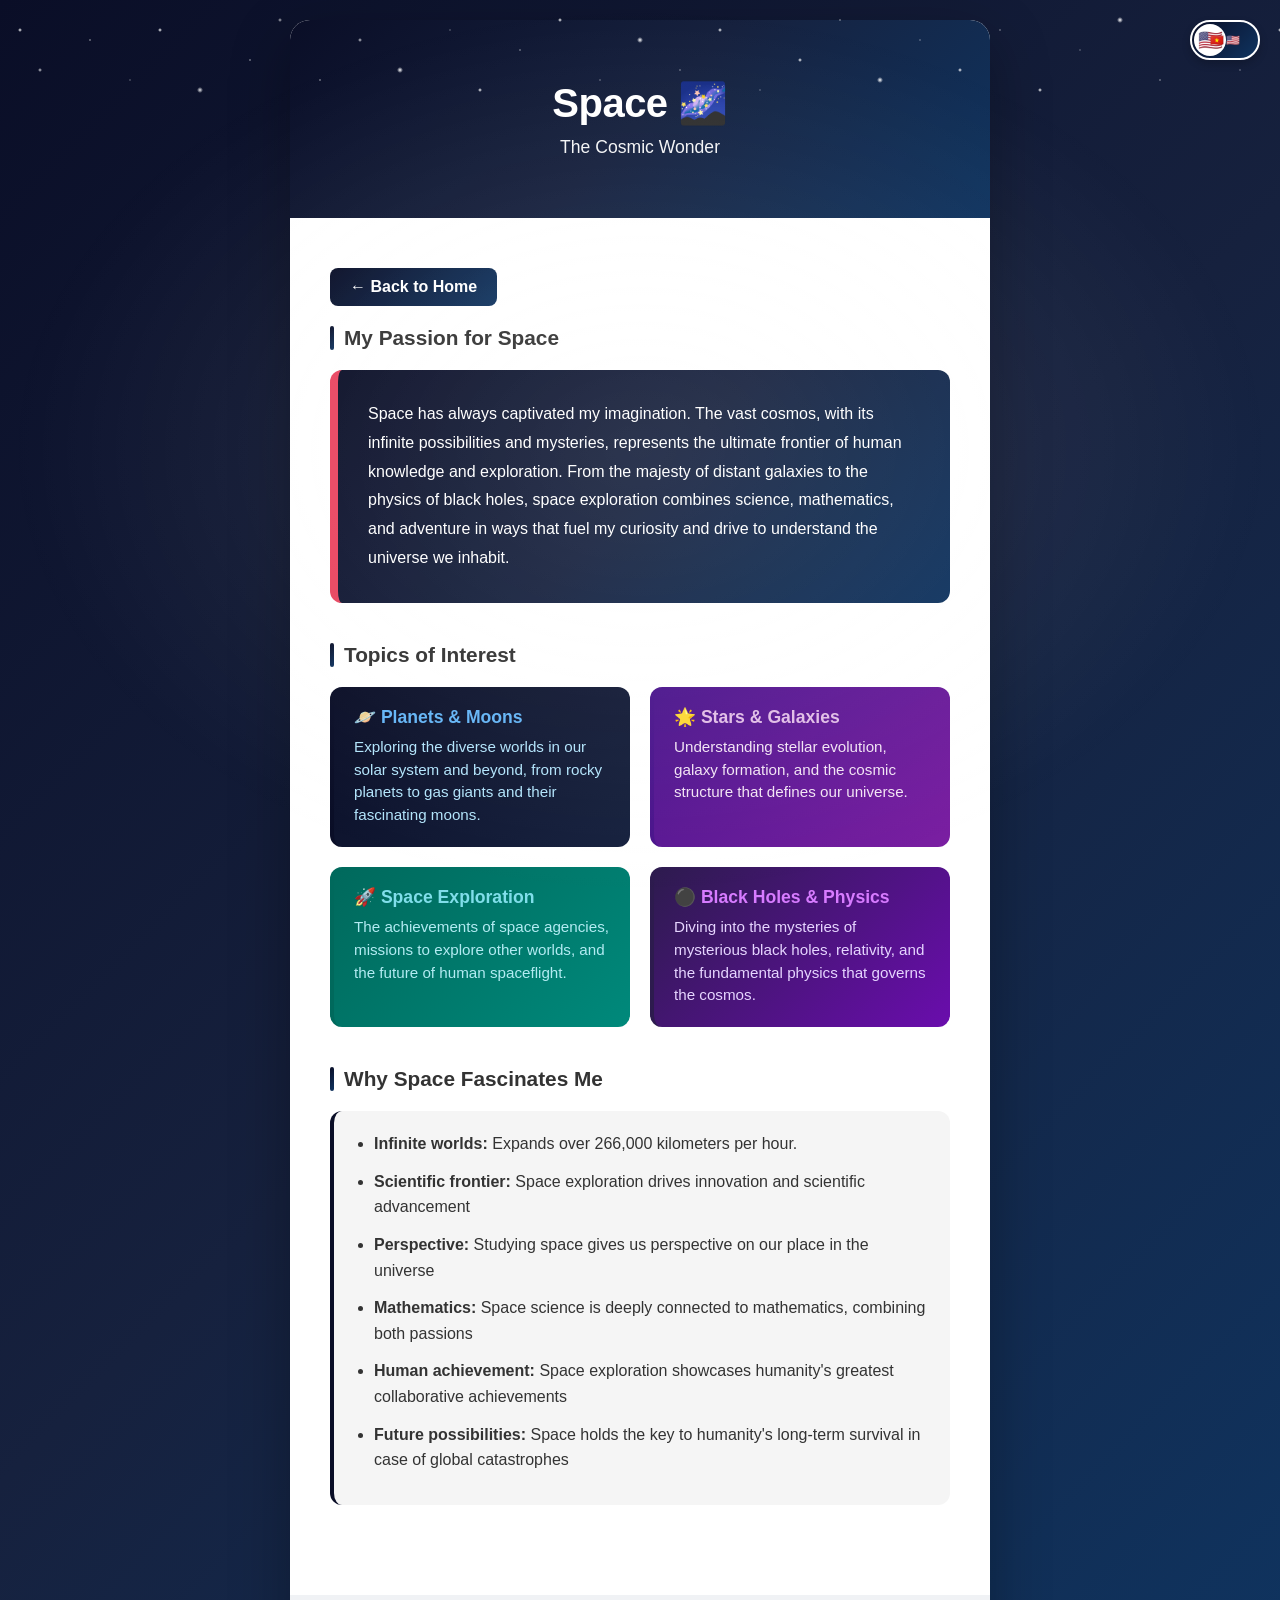
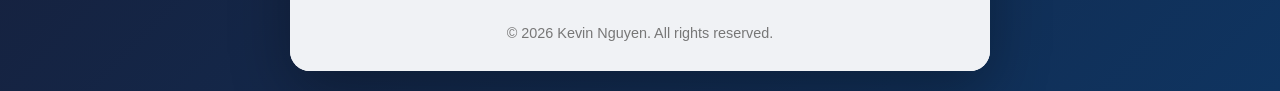
<file: space.html>
<!DOCTYPE html>
<html lang="en">
<head>
    <meta charset="UTF-8">
    <meta name="viewport" content="width=device-width, initial-scale=1.0">
    <title>Space - Kevin Nguyen</title>
    <link rel="icon" href="data:image/svg+xml,<svg xmlns='http://www.w3.org/2000/svg' viewBox='0 0 100 100'><text y='75' font-size='75'>⭐</text></svg>">
    <link rel="stylesheet" href="space.css">
</head>
<body>
    <div class="language-switcher">
        <div class="lever" id="languageLever">
            <div class="lever-toggle">🇺🇸</div>
            <span class="lever-label en">🇺🇸</span>
            <span class="lever-label vi">🇻🇳</span>
        </div>
    </div>
    <div class="container">
        <div class="header">
            <h1>Space 🌌</h1>
            <p>The Cosmic Wonder</p>
        </div>

        <div class="content">
            <a href="index.html" class="back-link">← Back to Home</a>

            <div class="section">
                <div class="section-title">My Passion for Space</div>
                <div class="space-content">
                    <p>Space has always captivated my imagination. The vast cosmos, with its infinite possibilities and mysteries, represents the ultimate frontier of human knowledge and exploration. From the majesty of distant galaxies to the physics of black holes, space exploration combines science, mathematics, and adventure in ways that fuel my curiosity and drive to understand the universe we inhabit.</p>
                </div>
            </div>

            <div class="section topics-section">
                <div class="section-title">Topics of Interest</div>
                <div class="topics-grid">
                    <div class="topic-card">
                        <h3>🪐 Planets & Moons</h3>
                        <p>Exploring the diverse worlds in our solar system and beyond, from rocky planets to gas giants and their fascinating moons.</p>
                    </div>
                    <div class="topic-card">
                        <h3>🌟 Stars & Galaxies</h3>
                        <p>Understanding stellar evolution, galaxy formation, and the cosmic structure that defines our universe.</p>
                    </div>
                    <div class="topic-card">
                        <h3>🚀 Space Exploration</h3>
                        <p>The achievements of space agencies, missions to explore other worlds, and the future of human spaceflight.</p>
                    </div>
                    <div class="topic-card">
                        <h3>⚫ Black Holes & Physics</h3>
                        <p>Diving into the mysteries of mysterious black holes, relativity, and the fundamental physics that governs the cosmos.</p>
                    </div>
                </div>
            </div>

            <div class="section reasons-section">
                <div class="section-title">Why Space Fascinates Me</div>
                <div class="reasons-list">
                    <ul>
                        <li><strong>Infinite worlds:</strong> Expands over 266,000 kilometers per hour.</li>
                        <li><strong>Scientific frontier:</strong> Space exploration drives innovation and scientific advancement</li>
                        <li><strong>Perspective:</strong> Studying space gives us perspective on our place in the universe</li>
                        <li><strong>Mathematics:</strong> Space science is deeply connected to mathematics, combining both passions</li>
                        <li><strong>Human achievement:</strong> Space exploration showcases humanity's greatest collaborative achievements</li>
                        <li><strong>Future possibilities:</strong> Space holds the key to humanity's long-term survival in case of global catastrophes</li>
                    </ul>
                </div>
            </div>
        </div>

        <div class="footer">
            <p>&copy; 2026 Kevin Nguyen. All rights reserved.</p>
        </div>
    </div>
</body>
<script>
    const translations = {
        en: {
            title: "Space 🌌",
            subtitle: "The Cosmic Wonder",
            backLink: "← Back to Home",
            passionTitle: "My Passion for Space",
            passionText: "Space has always captivated my imagination. The vast cosmos, with its infinite possibilities and mysteries, represents the ultimate frontier of human knowledge and exploration. From the majesty of distant galaxies to the physics of black holes, space exploration combines science, mathematics, and adventure in ways that fuel my curiosity and drive to understand the universe we inhabit.",
            topicsTitle: "Topics of Interest",
            planetsTitle: "🪐 Planets & Moons",
            planetsText: "Exploring the diverse worlds in our solar system and beyond, from rocky planets to gas giants and their fascinating moons.",
            starsTitle: "🌟 Stars & Galaxies",
            starsText: "Understanding stellar evolution, galaxy formation, and the cosmic structure that defines our universe.",
            explorationTitle: "🚀 Space Exploration",
            explorationText: "The achievements of space agencies, missions to explore other worlds, and the future of human spaceflight.",
            physicsTitle: "⚫ Black Holes & Physics",
            physicsText: "Diving into the mysteries of black holes, relativity, and the fundamental physics that governs the cosmos.",
            whyTitle: "Why Space Fascinates Me",
            whyItems: [
                "<strong>Ultimate mystery:</strong> Despite our knowledge, space holds countless unexplored secrets",
                "<strong>Scientific frontier:</strong> Space exploration drives innovation and scientific advancement",
                "<strong>Perspective:</strong> Studying space gives us perspective on our place in the universe",
                "<strong>Mathematics:</strong> Space science is deeply connected to mathematics, combining both passions",
                "<strong>Human achievement:</strong> Space exploration showcases humanity's greatest collaborative achievements",
                "<strong>Future possibilities:</strong> Space holds the key to humanity's long-term survival and growth"
            ],
            copyright: "© 2026 Kevin Nguyen. All rights reserved."
        },
        vi: {
            title: "Vũ Trụ 🌌",
            subtitle: "Kỳ Quan Vũ Trụ",
            backLink: "← Quay lại Trang Chủ",
            passionTitle: "Niềm Đam Mê Của Tôi Về Vũ Trụ",
            passionText: "Vũ trụ luôn thu hút trí tưởng tượng của tôi. Vũ trụ rộng lớn, với những khả năng vô hạn và những bí ẩn, đại diện cho biên giới cuối cùng của kiến thức và khám phá con người. Từ vẻ hùng vĩ của các thiên hà xa xôi đến vật lý của các lỗ đen, khám phá vũ trụ kết hợp khoa học, toán học và cuộc phiêu lưu theo những cách giúp tô đốc và thúc đẩy việc tôi muốn hiểu rõ vũ trụ mà chúng ta cư ngụ.",
            topicsTitle: "Chủ Đề Quan Tâm",
            planetsTitle: "🪐 Hành Tinh & Vệ Tinh",
            planetsText: "Khám phá những thế giới đa dạng trong hệ mặt trời của chúng ta và ngoài, từ các hành tinh đá đến các hành tinh khí và các vệ tinh hấp dẫn của chúng.",
            starsTitle: "🌟 Sao & Thiên Hà",
            starsText: "Hiểu quá trình tiến hóa sao, hình thành thiên hà, và cấu trúc vũ trụ định nghĩa vũ trụ của chúng ta.",
            explorationTitle: "🚀 Khám Phá Vũ Trụ",
            explorationText: "Những thành tựu của các cơ quan vũ trụ, các sứ mệnh để khám phá những thế giới khác, và tương lai của chuyến bay con người vào vũ trụ.",
            physicsTitle: "⚫ Lỗ Đen & Vật Lý",
            physicsText: "Đi sâu vào những bí ẩn của lỗ đen, tính tương đối tính, và vật lý cơ bản chi phối vũ trụ.",
            whyTitle: "Tại Sao Vũ Trụ Quyến Rũ Tôi",
            whyItems: [
                "<strong>Vô vàn thế giới:</strong> Mở rộng với tốc độ hơn 266.000 km/giờ.",
                "<strong>Biên giới khoa học:</strong> Khám phá vũ trụ thúc đẩy đổi mới và tiến bộ khoa học",
                "<strong>Góc nhìn:</strong> Nghiên cứu vũ trụ cho chúng ta cái nhìn về vị trí của chúng ta trong vũ trụ",
                "<strong>Toán học:</strong> Khoa học vũ trụ liên kết sâu với toán học, kết hợp cả hai niềm đam mê",
                "<strong>Thành tựu của con người:</strong> Khám phá vũ trụ thể hiện những thành tựu hợp tác tuyệt vời nhất của nhân loại",
                "<strong>Khả năng tương lai:</strong> Không gian nắm giữ chìa khóa cho sự sinh tồn lâu dài của nhân loại trong trường hợp xảy ra các thảm họa toàn cầu."
            ],
            copyright: "© 2026 Kevin Nguyễn. Bảo lưu mọi quyền."
        }
    };

    let currentLang = 'en';
    const lever = document.getElementById('languageLever');

    lever.addEventListener('click', function() {
        currentLang = currentLang === 'en' ? 'vi' : 'en';
        lever.classList.toggle('vietnamese');
        updateLanguage();
    });

    function updateLanguage() {
        const t = translations[currentLang];
        
        // Update header
        document.querySelector('.header h1').textContent = t.title;
        document.querySelector('.header p').textContent = t.subtitle;
        
        // Update back link
        document.querySelector('.back-link').textContent = t.backLink;
        
        // Update section titles
        const sectionTitles = document.querySelectorAll('.section-title');
        sectionTitles.forEach((title) => {
            const titleText = title.textContent.trim();
            if (titleText.includes('Passion') || titleText.includes('Niềm')) {
                title.textContent = t.passionTitle;
            } else if (titleText.includes('Topics') || titleText.includes('Chủ Đề')) {
                title.textContent = t.topicsTitle;
            } else if (titleText.includes('Why') || titleText.includes('Tại Sao')) {
                title.textContent = t.whyTitle;
            }
        });
        
        // Update passion text
        document.querySelector('.space-content p').textContent = t.passionText;
        
        // Update topic cards
        const topicCards = document.querySelectorAll('.topic-card');
        topicCards[0].querySelector('h3').textContent = t.planetsTitle;
        topicCards[0].querySelector('p').textContent = t.planetsText;
        topicCards[1].querySelector('h3').textContent = t.starsTitle;
        topicCards[1].querySelector('p').textContent = t.starsText;
        topicCards[2].querySelector('h3').textContent = t.explorationTitle;
        topicCards[2].querySelector('p').textContent = t.explorationText;
        topicCards[3].querySelector('h3').textContent = t.physicsTitle;
        topicCards[3].querySelector('p').textContent = t.physicsText;
        
        // Update reasons list
        const reasonsItems = document.querySelectorAll('.reasons-list li');
        reasonsItems.forEach((item, index) => {
            item.innerHTML = t.whyItems[index];
        });
        
        // Update copyright
        document.querySelector('.footer p').innerHTML = t.copyright;
    }
</script>
</html>
</file>
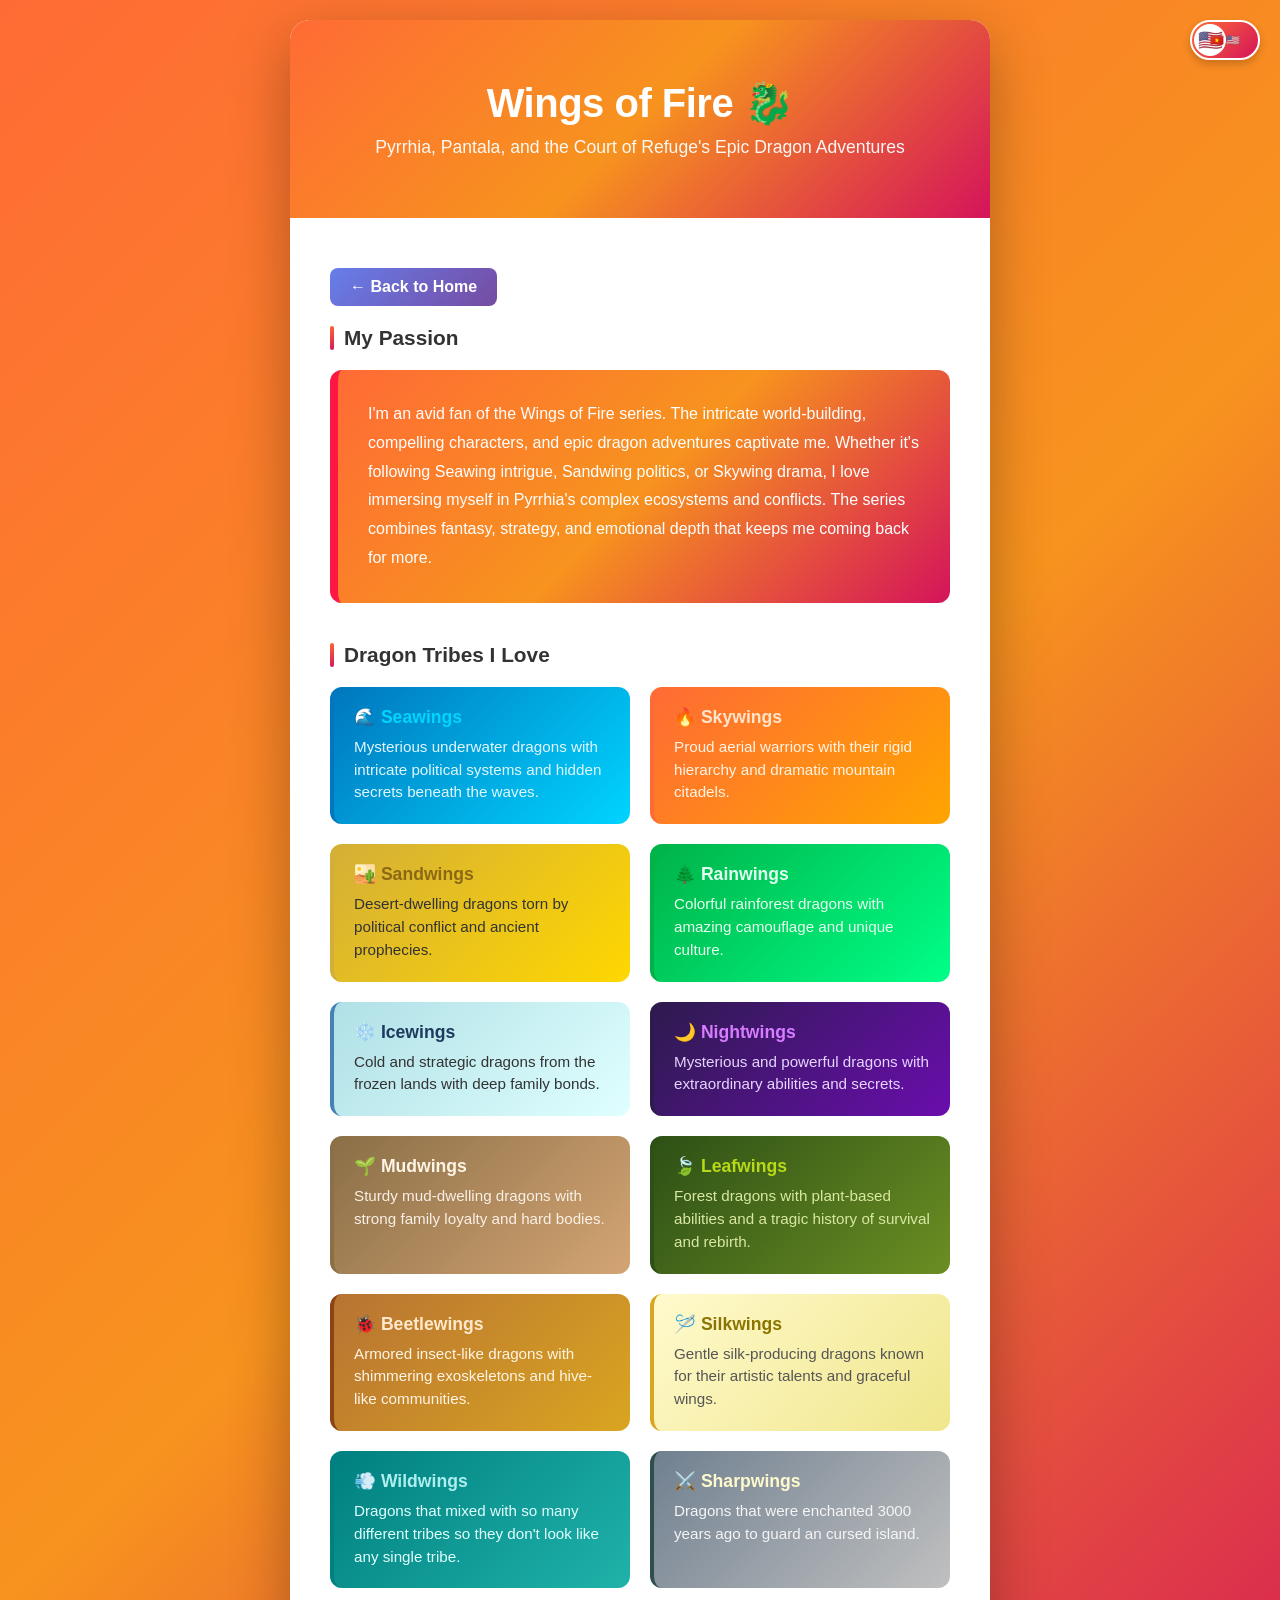
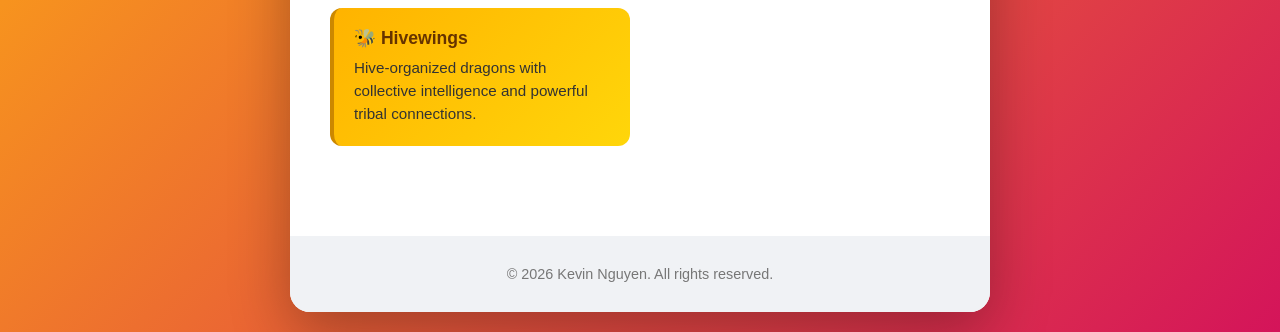
<file: wings-of-fire.html>
<!DOCTYPE html>
<html lang="en">
<head>
    <meta charset="UTF-8">
    <meta name="viewport" content="width=device-width, initial-scale=1.0">
    <title>Wings of Fire - Kevin Nguyen</title>
    <link rel="icon" href="data:image/svg+xml,<svg xmlns='http://www.w3.org/2000/svg' viewBox='0 0 100 100'><text y='75' font-size='75'>⭐</text></svg>">
    <link rel="stylesheet" href="wings-of-fire.css">
</head>
<body>
    <div class="language-switcher">
        <div class="lever" id="languageLever">
            <div class="lever-toggle">🇺🇸</div>
            <span class="lever-label en">🇺🇸</span>
            <span class="lever-label vi">🇻🇳</span>
        </div>
    </div>
    <div class="container">
        <div class="header">
            <h1>Wings of Fire 🐉</h1>
            <p>Pyrrhia, Pantala, and the Court of Refuge's Epic Dragon Adventures</p>
        </div>

        <div class="content">
            <a href="index.html" class="back-link">← Back to Home</a>

            <div class="section">
                <div class="section-title">My Passion</div>
                <div class="wings-content">
                    <p>I'm an avid fan of the Wings of Fire series. The intricate world-building, compelling characters, and epic dragon adventures captivate me. Whether it's following Seawing intrigue, Sandwing politics, or Skywing drama, I love immersing myself in Pyrrhia's complex ecosystems and conflicts. The series combines fantasy, strategy, and emotional depth that keeps me coming back for more.</p>
                </div>
            </div>

            <div class="section dragons-section">
                <div class="section-title">Dragon Tribes I Love</div>
                <div class="dragon-list">
                    <div class="dragon-card">
                        <h3>🌊 Seawings</h3>
                        <p>Mysterious underwater dragons with intricate political systems and hidden secrets beneath the waves.</p>
                    </div>
                    <div class="dragon-card">
                        <h3>🔥 Skywings</h3>
                        <p>Proud aerial warriors with their rigid hierarchy and dramatic mountain citadels.</p>
                    </div>
                    <div class="dragon-card">
                        <h3>🏜️ Sandwings</h3>
                        <p>Desert-dwelling dragons torn by political conflict and ancient prophecies.</p>
                    </div>
                    <div class="dragon-card">
                        <h3>🌲 Rainwings</h3>
                        <p>Colorful rainforest dragons with amazing camouflage and unique culture.</p>
                    </div>
                    <div class="dragon-card">
                        <h3>❄️ Icewings</h3>
                        <p>Cold and strategic dragons from the frozen lands with deep family bonds.</p>
                    </div>
                    <div class="dragon-card">
                        <h3>🌙 Nightwings</h3>
                        <p>Mysterious and powerful dragons with extraordinary abilities and secrets.</p>
                    </div>
                    <div class="dragon-card">
                        <h3>🌱 Mudwings</h3>
                        <p>Sturdy mud-dwelling dragons with strong family loyalty and hard bodies.</p>
                    </div>
                    <div class="dragon-card">
                        <h3>🍃 Leafwings</h3>
                        <p>Forest dragons with plant-based abilities and a tragic history of survival and rebirth.</p>
                    </div>
                    <div class="dragon-card">
                        <h3>🐞 Beetlewings</h3>
                        <p>Armored insect-like dragons with shimmering exoskeletons and hive-like communities.</p>
                    </div>
                    <div class="dragon-card">
                        <h3>🪡 Silkwings</h3>
                        <p>Gentle silk-producing dragons known for their artistic talents and graceful wings.</p>
                    </div>
                    <div class="dragon-card">
                        <h3>💨 Wildwings</h3>
                        <p>Dragons that mixed with so many different tribes so they don't look like any single tribe.</p>
                    </div>
                    <div class="dragon-card">
                        <h3>⚔️ Sharpwings</h3>
                        <p>Dragons that were enchanted 3000 years ago to guard an cursed island.</p>
                    </div>
                    <div class="dragon-card">
                        <h3>🐝 Hivewings</h3>
                        <p>Hive-organized dragons with collective intelligence and powerful tribal connections.</p>
                    </div>
                </div>
            </div>
        </div>

        <div class="footer">
            <p>&copy; 2026 Kevin Nguyen. All rights reserved.</p>
        </div>
    </div>
</body>
<script>
    const translations = {
        en: {
            title: "Wings of Fire 🐉",
            subtitle: "Pyrrhia, Pantala's, and the Court of Refuge's's Epic Dragon Adventures",
            backLink: "← Back to Home",
            passionTitle: "My Passion",
            passionText: "I'm an avid fan of the Wings of Fire series. The intricate world-building, compelling characters, and epic dragon adventures captivate me. Whether it's following Seawing intrigue, Sandwing politics, or Skywing drama, I love immersing myself in Pyrrhia's complex ecosystems and conflicts. The series combines fantasy, strategy, and emotional depth that keeps me coming back for more.",
            tribesTitle: "Dragon Tribes I Love",
            seawings: "🌊 Seawings",
            seawingsText: "Mysterious underwater dragons with intricate political systems and hidden secrets beneath the waves.",
            skywings: "🔥 Skywings",
            skywingsText: "Proud aerial warriors with their rigid hierarchy and dramatic mountain citadels.",
            sandwings: "🏜️ Sandwings",
            sandwingsText: "Desert-dwelling dragons torn by political conflict and ancient prophecies.",
            rainwings: "🌲 Rainwings",
            rainwingsText: "Colorful rainforest dragons with amazing camouflage and unique culture.",
            icewings: "❄️ Icewings",
            icewingsText: "Cold and strategic dragons from the frozen lands with deep family bonds.",
            nightwings: "🌙 Nightwings",
            nightwingsText: "Mysterious and powerful dragons with extraordinary abilities and secrets.",
            mudwings: "🌱 Mudwings",
            mudwingsText: "Sturdy mud-dwelling dragons with strong family loyalty and tknown for their strengh & defense.",
            leafwings: "🍃 Leafwings",
            leafwingsText: "Forest dragons with plant-based abilities and a tragic history of survival and rebirth.",
            beetlewings: "🐞 Beetlewings",
            beetlewingsText: "Armored insect-like dragons with shimmering exoskeletons and hive-like communities.",
            silkwings: "🪡 Silkwings",
            silkwingsText: "Gentle silk-producing dragons known for their artistic talents and graceful wings.",
            wildwings: "💨 Wildwings",
            wildwingsText: "Dragons that mixed with so many tribes that they don't look like any one tribe anymore",
            sharptails: "⚔️ Sharpwings",
            sharptailsText: "Dragons that were enchanted 3000 years ago to guard a cursed island.",
            hivewings: "🐝 Hivewings",
            hivewingsText: "Hive-organized dragons with collective intelligence and powerful tribal connections.",
            copyright: "© 2026 Kevin Nguyen. All rights reserved."
        },
        vi: {
            title: "Wings of Fire 🐉",
            subtitle: "Những cuộc phiêu lưu rồng sử thi tại Pyrrhia, Pantala và Tòa án Ẩn náu",
            backLink: "← Quay Lại Trang Chủ",
            passionTitle: "Niềm Đam Mê Của Tôi",
            passionText: "Tôi là một fan cuồng nhiệt của loạt Wings of Fire. Thế giới được xây dựng phức tạp, những nhân vật hấp dẫn, và những cuộc phiêu lưu kỳ tích của rồng làm tôi mê mẩn. Dù theo dõi những âm mưu của Seawing, chính trị của Sandwing, hay những bi kịch của Skywing, tôi yêu thích việc đắm chìm vào những hệ sinh thái phức tạp và xung đột của Pyrrhia. Loạt truyện này kết hợp giả tưởng, chiến lược, và sâu sắc cảm xúc khiến tôi luôn quay lại.",
            tribesTitle: "Các Bộ Lạc Rồng Tôi Yêu Thích",
            seawings: "🌊 Seawings",
            seawingsText: "Rồng dưới nước bí ẩn với các hệ thống chính trị phức tạp và những bí mật ẩn giấu dưới sóng.",
            skywings: "🔥 Skywings",
            skywingsText: "Những chiến binh trên không tự hào với hệ thống phân cấp nghiêm ngặt và những pháo đài núi kỳ diệu.",
            sandwings: "🏜️ Sandwings",
            sandwingsText: "Rồng sống trong sa mạc bị chia rẽ bởi xung đột chính trị và những tiên tri cổ xưa.",
            rainwings: "🌲 Rainwings",
            rainwingsText: "Rồng rừng mưa sặc sỡ với khả năng ngụy trang tuyệt vời và nền văn hóa độc đáo.",
            icewings: "❄️ Icewings",
            icewingsText: "Rồng lạnh lùng và chiến lược từ những vùng đất đóng băng với những mối liên hệ gia đình sâu sắc.",
            nightwings: "🌙 Nightwings",
            nightwingsText: "Rồng bí ẩn và mạnh mẽ với những khả năng phi thường và những bí mật.",
            mudwings: "🌱 Mudwings",
            mudwingsText: "Con Rồng cư ngụ trong bùn lầy vốn kiên định, mạnh mẽ, sở hữu lòng trung thành mãnh liệt với gia đình cùng khả năng giao tiếp bằng tâm linh.",
            leafwings: "🍃 Leafwings",
            leafwingsText: "Rồng rừng với khả năng dựa trên thực vật và lịch sử bi thương của sự sống sót và tái sinh.",
            beetlewings: "🐞 Beetlewings",
            beetlewingsText: "Rồng như bọ với vỏ ngoài lấp lánh và các cộng đồng giống như tổ ong.",
            silkwings: "🪡 Silkwings",
            silkwingsText: "Rồng hiền lành sản xuất lụa được biết đến với tài năng nghệ thuật và cánh thanh thoát.",
            wildwings: "💨 Wildwings",
            wildwingsText: "Những con rồng đã pha trộn với quá nhiều bộ tộc, đến mức chúng không còn mang dáng vẻ của bất kỳ bộ tộc nào nữa.",
            sharptails: "⚔️ Sharpwings",
            sharptailsText: "Những con rồng bị yểm bùa từ 3.000 năm trước để canh giữ một hòn đảo bị nguyền rủa.",
            hivewings: "🐝 Hivewings",
            hivewingsText: "Rồng tổ chức theo tổ ong với trí thông minh tập thể và những kết nối bộ lạc mạnh mẽ.",
            copyright: "© 2026 Kevin Nguyễn. Bảo lưu mọi quyền."
        }
    };

    let currentLang = 'en';
    const lever = document.getElementById('languageLever');

    lever.addEventListener('click', function() {
        currentLang = currentLang === 'en' ? 'vi' : 'en';
        lever.classList.toggle('vietnamese');
        updateLanguage();
    });

    function updateLanguage() {
        const t = translations[currentLang];
        
        // Update header
        document.querySelector('.header h1').textContent = t.title;
        document.querySelector('.header p').textContent = t.subtitle;
        
        // Update back link
        document.querySelector('.back-link').textContent = t.backLink;
        
        // Update section titles - find the text directly
        const sectionTitles = document.querySelectorAll('.section-title');
        sectionTitles.forEach((title, index) => {
            const titleText = title.textContent.trim();
            if (titleText.includes('Passion') || titleText.includes('Đam Mê')) {
                title.textContent = '';
                title.innerHTML = '<div style="display: inline-block; width: 4px; height: 24px; background: linear-gradient(135deg, #ff6b35 0%, #d4145a 100%); border-radius: 2px; margin-right: 10px; vertical-align: middle;"></div>' + t.passionTitle;
            } else if (titleText.includes('Dragon') || titleText.includes('Bộ Lạc')) {
                title.textContent = '';
                title.innerHTML = '<div style="display: inline-block; width: 4px; height: 24px; background: linear-gradient(135deg, #ff6b35 0%, #d4145a 100%); border-radius: 2px; margin-right: 10px; vertical-align: middle;"></div>' + t.tribesTitle;
            }
        });
        
        // Update passion text
        document.querySelector('.wings-content p').textContent = t.passionText;
        
        // Update dragon cards
        const dragonCards = document.querySelectorAll('.dragon-card');
        const tribes = [
            {title: t.seawings, text: t.seawingsText},
            {title: t.skywings, text: t.skywingsText},
            {title: t.sandwings, text: t.sandwingsText},
            {title: t.rainwings, text: t.rainwingsText},
            {title: t.icewings, text: t.icewingsText},
            {title: t.nightwings, text: t.nightwingsText},
            {title: t.mudwings, text: t.mudwingsText},
            {title: t.leafwings, text: t.leafwingsText},
            {title: t.beetlewings, text: t.beetlewingsText},
            {title: t.silkwings, text: t.silkwingsText},
            {title: t.wildwings, text: t.wildwingsText},
            {title: t.sharptails, text: t.sharptailsText},
            {title: t.hivewings, text: t.hivewingsText}
        ];
        
        dragonCards.forEach((card, index) => {
            card.querySelector('h3').innerHTML = tribes[index].title;
            card.querySelector('p').textContent = tribes[index].text;
        });
        
        // Update copyright
        document.querySelector('.footer p').textContent = t.copyright;
    }
</script>
</html>
</file>
<file: styles.css>
/* Global Styles */
* {
    margin: 0;
    padding: 0;
    box-sizing: border-box;
}

body {
    font-family: 'Segoe UI', Tahoma, Geneva, Verdana, sans-serif;
    background: linear-gradient(135deg, #87ceeb 0%, #001a4d 100%);
    min-height: 100vh;
    display: flex;
    align-items: center;
    justify-content: center;
    padding: 20px;
}

.container {
    background: white;
    border-radius: 20px;
    box-shadow: 0 20px 60px rgba(0, 0, 0, 0.3);
    max-width: 900px;
    width: 100%;
    overflow: hidden;
}

.header {
    background: linear-gradient(135deg, #87ceeb 0%, #001a4d 100%);
    color: white;
    padding: 60px 40px;
    text-align: center;
}

.header h1 {
    font-size: 2.5em;
    margin-bottom: 10px;
    font-weight: 700;
    letter-spacing: -0.5px;
}

.header p {
    font-size: 1.1em;
    opacity: 0.95;
    font-weight: 300;
}

.content {
    padding: 50px 40px;
}

.section {
    margin-bottom: 40px;
}

.section:last-child {
    margin-bottom: 0;
}

.section-title {
    font-size: 1.3em;
    color: #333;
    margin-bottom: 15px;
    font-weight: 600;
    display: flex;
    align-items: center;
    gap: 10px;
}

.section-title::before {
    content: '';
    display: inline-block;
    width: 4px;
    height: 24px;
    background: linear-gradient(135deg, #87ceeb 0%, #001a4d 100%);
    border-radius: 2px;
}

.interests-grid {
    display: grid;
    grid-template-columns: 1fr 1fr 1fr;
    gap: 20px;
}

.interest-card {
    background: #f8f9ff;
    padding: 20px;
    border-radius: 12px;
    text-align: center;
    transition: all 0.3s ease;
    border: 2px solid transparent;
}

.interest-card:hover {
    border-color: #667eea;
    box-shadow: 0 5px 15px rgba(102, 126, 234, 0.1);
    transform: translateY(-3px);
}

/* Python Card */
.interest-card:nth-child(1) {
    background: linear-gradient(135deg, #306998 0%, #ffd43b 100%);
    color: white;
    border: 2px solid #306998;
}

.interest-card:nth-child(1) .interest-name {
    color: white;
}

.interest-card:nth-child(1):hover {
    border-color: #ffd43b;
    box-shadow: 0 5px 15px rgba(48, 105, 152, 0.3);
}

/* Mathematics Card */
.interest-card:nth-child(2) {
    background: linear-gradient(135deg, #8b00ff 0%, #ff6ec4 100%);
    color: white;
    border: 2px solid #8b00ff;
}

.interest-card:nth-child(2) .interest-name {
    color: white;
}

.interest-card:nth-child(2):hover {
    border-color: #ff6ec4;
    box-shadow: 0 5px 15px rgba(139, 0, 255, 0.3);
}

/* Video Games Card */
.interest-card:nth-child(3) {
    background: linear-gradient(135deg, #1a1a2e 0%, #ff006e 100%);
    color: white;
    border: 2px solid #ff006e;
}

.interest-card:nth-child(3) .interest-name {
    color: white;
}

.interest-card:nth-child(3):hover {
    border-color: #ff006e;
    box-shadow: 0 5px 15px rgba(255, 0, 110, 0.3);
}

/* Pickleball Card */
.interest-card:nth-child(4) {
    background: linear-gradient(135deg, #00b4db 0%, #ffd700 100%);
    color: #333;
    border: 2px solid #ffd700;
}

.interest-card:nth-child(4) .interest-name {
    color: #333;
}

.interest-card:nth-child(4):hover {
    border-color: #00b4db;
    box-shadow: 0 5px 15px rgba(0, 180, 219, 0.3);
}

/* Manga & Comics Card */
.interest-card:nth-child(5) {
    background: linear-gradient(135deg, #ff1744 0%, #ffc400 100%);
    color: white;
    border: 2px solid #ff1744;
}

.interest-card:nth-child(5) .interest-name {
    color: white;
}

.interest-card:nth-child(5):hover {
    border-color: #ffc400;
    box-shadow: 0 5px 15px rgba(255, 23, 68, 0.3);
}

/* Creativity Card */
.interest-card:nth-child(6) {
    background: linear-gradient(135deg, #667eea 0%, #764ba2 100%);
    color: white;
    border: 2px solid #667eea;
}

.interest-card:nth-child(6) .interest-name {
    color: white;
}

.interest-card:nth-child(6):hover {
    border-color: #764ba2;
    box-shadow: 0 5px 15px rgba(102, 126, 234, 0.3);
}

.interest-emoji {
    font-size: 2.5em;
    margin-bottom: 10px;
    display: block;
}

.interest-name {
    font-size: 1.1em;
    font-weight: 600;
    color: #333;
}

.bio {
    background: #f8f9ff;
    padding: 25px;
    border-radius: 12px;
    line-height: 1.6;
    color: #555;
    font-size: 1em;
}

.footer {
    background: #f0f2f5;
    padding: 30px 40px;
    text-align: center;
    color: #777;
    font-size: 0.9em;
}

.links-section {
    text-align: center;
    margin-top: 20px;
}

.links-section a {
    display: inline-block;
    margin: 0 10px;
    padding: 10px 20px;
    background: linear-gradient(135deg, #87ceeb 0%, #001a4d 100%);
    color: white;
    text-decoration: none;
    border-radius: 8px;
    font-weight: 600;
    transition: all 0.3s ease;
}

.links-section a:hover {
    box-shadow: 0 5px 15px rgba(0, 26, 77, 0.4);
    transform: translateY(-2px);
}

.explore-grid {
    display: grid;
    grid-template-columns: 1fr 1fr;
    gap: 20px;
    margin-top: 10px;
}

.explore-card {
    background: linear-gradient(135deg, #87ceeb 0%, #001a4d 100%);
    padding: 30px 20px;
    border-radius: 12px;
    text-align: center;
    text-decoration: none;
    color: white;
    transition: all 0.3s ease;
    border: 2px solid transparent;
    display: flex;
    flex-direction: column;
    align-items: center;
    gap: 10px;
}

.explore-card:hover {
    border-color: white;
    box-shadow: 0 5px 15px rgba(0, 26, 77, 0.3);
    transform: translateY(-3px);
}

.explore-emoji {
    font-size: 2.5em;
    display: block;
}

.explore-name {
    font-size: 1.1em;
    font-weight: 600;
}

.star-icon {
    font-size: 4em;
    margin-bottom: 15px;
    animation: twinkle 2s ease-in-out infinite;
}

@keyframes twinkle {
    0%, 100% {
        opacity: 1;
    }
    50% {
        opacity: 0.6;
    }
}

.language-switcher {
    position: fixed;
    top: 20px;
    right: 20px;
    z-index: 1000;
}

.lever {
    width: 70px;
    height: 40px;
    background: linear-gradient(135deg, #87ceeb 0%, #001a4d 100%);
    border-radius: 20px;
    position: relative;
    cursor: pointer;
    border: 2px solid white;
    box-shadow: 0 4px 8px rgba(0, 0, 0, 0.2);
    transition: all 0.3s ease;
}

.lever:hover {
    box-shadow: 0 6px 12px rgba(0, 0, 0, 0.3);
}

.lever-toggle {
    position: absolute;
    top: 2px;
    left: 2px;
    width: 32px;
    height: 32px;
    background: white;
    border-radius: 50%;
    transition: left 0.3s ease;
    display: flex;
    align-items: center;
    justify-content: center;
    font-size: 20px;
    font-weight: bold;
    color: #001a4d;
}

.lever.vietnamese .lever-toggle {
    left: 36px;
}

.lever-label {
    position: absolute;
    top: 50%;
    transform: translateY(-50%);
    font-size: 11px;
    font-weight: bold;
    color: white;
    width: 100%;
    text-align: center;
}

.lever-label.en {
    left: 8px;
}

.lever-label.vi {
    right: 8px;
}

@media (max-width: 600px) {
    .header h1 {
        font-size: 2em;
    }

    .header {
        padding: 40px 30px;
    }

    .content {
        padding: 30px 20px;
    }

    .interests-grid {
        grid-template-columns: 1fr 1fr;
    }
}
</file>
<file: bloxd.css>
/* Bloxd.io Page Styles */
* {
    margin: 0;
    padding: 0;
    box-sizing: border-box;
}

body {
    font-family: 'Segoe UI', Tahoma, Geneva, Verdana, sans-serif;
    background: linear-gradient(135deg, #1a1a2e 0%, #16213e 50%, #0f3460 100%);
    min-height: 100vh;
    display: flex;
    align-items: center;
    justify-content: center;
    padding: 20px;
    position: relative;
}

.container {
    background: white;
    border-radius: 20px;
    box-shadow: 0 20px 60px rgba(0, 0, 0, 0.3);
    max-width: 700px;
    width: 100%;
    overflow: hidden;
}

.header {
    background: linear-gradient(135deg, #1a1a2e 0%, #16213e 50%, #0f3460 100%);
    color: white;
    padding: 60px 40px;
    text-align: center;
}

.header h1 {
    font-size: 2.5em;
    margin-bottom: 10px;
    font-weight: 700;
    letter-spacing: -0.5px;
}

.header p {
    font-size: 1.1em;
    opacity: 0.95;
    font-weight: 300;
}

.content {
    padding: 50px 40px;
}

.section {
    margin-bottom: 40px;
}

.section-title {
    font-size: 1.3em;
    color: #333;
    margin-bottom: 20px;
    font-weight: 600;
    display: flex;
    align-items: center;
    gap: 10px;
}

.section-title::before {
    content: '';
    display: inline-block;
    width: 4px;
    height: 24px;
    background: linear-gradient(135deg, #00d4ff 0%, #0084ff 100%);
    border-radius: 2px;
}

.bloxd-content {
    background: linear-gradient(135deg, #00d4ff 0%, #0084ff 100%);
    color: white;
    padding: 30px;
    border-radius: 12px;
    border-left: 8px solid #ff006e;
    line-height: 1.8;
}

.modes-section {
    margin-top: 40px;
}

.modes-grid {
    display: grid;
    grid-template-columns: 1fr 1fr;
    gap: 20px;
    margin-top: 20px;
}

.mode-card {
    background: #e3f2fd;
    padding: 20px;
    border-radius: 12px;
    border-left: 4px solid #0084ff;
    color: #333;
}

.mode-card h3 {
    color: #0084ff;
    margin-bottom: 8px;
    font-size: 1.1em;
}

.mode-card p {
    font-size: 0.95em;
    line-height: 1.5;
    color: #555;
}

/* Deathmatch - Vibrant Cyan */
.mode-card:nth-child(1) {
    background: linear-gradient(135deg, #00d4ff 0%, #0084ff 100%);
    border-left: 4px solid #00d4ff;
    color: white;
}

.mode-card:nth-child(1) h3 {
    color: #fff;
}

.mode-card:nth-child(1) p {
    color: #e0f7ff;
}

/* Team Mode - Electric Blue */
.mode-card:nth-child(2) {
    background: linear-gradient(135deg, #0084ff 0%, #004ba0 100%);
    border-left: 4px solid #0084ff;
    color: white;
}

.mode-card:nth-child(2) h3 {
    color: #64ffda;
}

.mode-card:nth-child(2) p {
    color: #b2ebf2;
}

/* Creative Mode - Neon Green */
.mode-card:nth-child(3) {
    background: linear-gradient(135deg, #39ff14 0%, #00ff00 100%);
    border-left: 4px solid #39ff14;
    color: #000;
}

.mode-card:nth-child(3) h3 {
    color: #005500;
}

.mode-card:nth-child(3) p {
    color: #001a00;
}

/* Capture the Flag - Hot Pink */
.mode-card:nth-child(4) {
    background: linear-gradient(135deg, #ff006e 0%, #ff1493 100%);
    border-left: 4px solid #ff006e;
    color: white;
}

.mode-card:nth-child(4) h3 {
    color: #fff;
}

.mode-card:nth-child(4) p {
    color: #ffe6f0;
}

.skills-section {
    margin-top: 40px;
}

.skills-list {
    background: #f5f5f5;
    padding: 20px;
    border-radius: 12px;
    border-left: 4px solid #0084ff;
}

.skills-list ul {
    margin-left: 20px;
    color: #333;
}

.skills-list li {
    margin-bottom: 12px;
    line-height: 1.6;
}

.footer {
    background: #f0f2f5;
    padding: 30px 40px;
    text-align: center;
    color: #777;
    font-size: 0.9em;
}

.back-link {
    display: inline-block;
    margin-bottom: 20px;
    padding: 10px 20px;
    background: linear-gradient(135deg, #00d4ff 0%, #0084ff 100%);
    color: white;
    text-decoration: none;
    border-radius: 8px;
    font-weight: 600;
    transition: all 0.3s ease;
}

.back-link:hover {
    box-shadow: 0 5px 15px rgba(0, 132, 255, 0.4);
    transform: translateY(-2px);
}

.language-switcher {
    position: fixed;
    top: 20px;
    right: 20px;
    z-index: 1000;
}

.lever {
    width: 70px;
    height: 40px;
    background: linear-gradient(135deg, #00d4ff 0%, #0084ff 100%);
    border-radius: 20px;
    position: relative;
    cursor: pointer;
    border: 2px solid white;
    box-shadow: 0 4px 8px rgba(0, 0, 0, 0.2);
    transition: all 0.3s ease;
}

.lever:hover {
    box-shadow: 0 6px 12px rgba(0, 0, 0, 0.3);
}

.lever-toggle {
    position: absolute;
    top: 2px;
    left: 2px;
    width: 32px;
    height: 32px;
    background: white;
    border-radius: 50%;
    transition: left 0.3s ease;
    display: flex;
    align-items: center;
    justify-content: center;
    font-size: 20px;
    font-weight: bold;
    color: #0084ff;
}

.lever.vietnamese .lever-toggle {
    left: 36px;
}

.lever-label {
    position: absolute;
    top: 50%;
    transform: translateY(-50%);
    font-size: 11px;
    font-weight: bold;
    color: white;
    width: 100%;
    text-align: center;
}

.lever-label.en {
    left: 8px;
}

.lever-label.vi {
    right: 8px;
}

.star-icon {
    font-size: 4em;
    margin-bottom: 15px;
    animation: twinkle 2s ease-in-out infinite;
}

@keyframes twinkle {
    0%, 100% {
        opacity: 1;
    }
    50% {
        opacity: 0.6;
    }
}

@media (max-width: 600px) {
    .header h1 {
        font-size: 2em;
    }

    .header {
        padding: 40px 30px;
    }

    .content {
        padding: 30px 20px;
    }

    .modes-grid {
        grid-template-columns: 1fr;
    }
}
</file>
<file: games.css>
/* Games Page Styles */
* {
    margin: 0;
    padding: 0;
    box-sizing: border-box;
}

body {
    font-family: 'Segoe UI', Tahoma, Geneva, Verdana, sans-serif;
    background: linear-gradient(135deg, #1a1a2e 0%, #16213e 50%, #0f3460 100%);
    min-height: 100vh;
    display: flex;
    align-items: center;
    justify-content: center;
    padding: 20px;
}

.container {
    background: white;
    border-radius: 20px;
    box-shadow: 0 20px 60px rgba(0, 0, 0, 0.3);
    max-width: 700px;
    width: 100%;
    overflow: hidden;
}

.header {
    background: linear-gradient(135deg, #1a1a2e 0%, #16213e 50%, #0f3460 100%);
    color: white;
    padding: 60px 40px;
    text-align: center;
}

.header h1 {
    font-size: 2.5em;
    margin-bottom: 10px;
    font-weight: 700;
    letter-spacing: -0.5px;
}

.header p {
    font-size: 1.1em;
    opacity: 0.95;
    font-weight: 300;
}

.content {
    padding: 50px 40px;
}

.section {
    margin-bottom: 40px;
}

.section-title {
    font-size: 1.3em;
    color: #333;
    margin-bottom: 20px;
    font-weight: 600;
    display: flex;
    align-items: center;
    gap: 10px;
}

.section-title::before {
    content: '';
    display: inline-block;
    width: 4px;
    height: 24px;
    background: linear-gradient(135deg, #ff006e 0%, #8338ec 100%);
    border-radius: 2px;
}

.games-intro {
    background: linear-gradient(135deg, #ff006e 0%, #8338ec 100%);
    color: white;
    padding: 30px;
    border-radius: 12px;
    border-left: 8px solid #fb5607;
    line-height: 1.8;
}

.games-section {
    margin-top: 40px;
}

.games-grid {
    display: grid;
    grid-template-columns: 1fr 1fr;
    gap: 20px;
    margin-top: 20px;
}

.game-card {
    background: linear-gradient(135deg, #00d4ff 0%, #0084ff 100%);
    padding: 20px;
    border-radius: 12px;
    border-left: 4px solid #0084ff;
    color: white;
    text-decoration: none;
    transition: all 0.3s ease;
    display: flex;
    flex-direction: column;
}

.game-card:hover {
    transform: translateY(-5px);
    box-shadow: 0 10px 25px rgba(0, 132, 255, 0.3);
}

.game-card.coming-soon {
    background: linear-gradient(135deg, #a0a0a0 0%, #707070 100%);
    border-left: 4px solid #505050;
}

.game-card.coming-soon:hover {
    box-shadow: 0 10px 25px rgba(0, 0, 0, 0.2);
}

.game-card h3 {
    color: #fff;
    margin-bottom: 8px;
    font-size: 1.1em;
}

.game-card p {
    font-size: 0.95em;
    line-height: 1.5;
    color: #e0f7ff;
    flex-grow: 1;
    margin-bottom: 12px;
}

.game-card.coming-soon p {
    color: #e0e0e0;
}

.game-tag {
    display: inline-block;
    background: rgba(255, 255, 255, 0.3);
    color: white;
    padding: 4px 12px;
    border-radius: 20px;
    font-size: 0.85em;
    font-weight: 600;
    align-self: flex-start;
}

.game-card.coming-soon .game-tag {
    background: rgba(0, 0, 0, 0.2);
}

.why-section {
    margin-top: 40px;
}

.why-list {
    background: #f5f5f5;
    padding: 20px;
    border-radius: 12px;
    border-left: 4px solid #ff006e;
}

.why-list ul {
    margin-left: 20px;
    color: #333;
}

.why-list li {
    margin-bottom: 12px;
    line-height: 1.6;
}

.footer {
    background: #f0f2f5;
    padding: 30px 40px;
    text-align: center;
    color: #777;
    font-size: 0.9em;
}

.back-link {
    display: inline-block;
    margin-bottom: 20px;
    padding: 10px 20px;
    background: linear-gradient(135deg, #ff006e 0%, #8338ec 100%);
    color: white;
    text-decoration: none;
    border-radius: 8px;
    font-weight: 600;
    transition: all 0.3s ease;
}

.back-link:hover {
    box-shadow: 0 5px 15px rgba(255, 0, 110, 0.4);
    transform: translateY(-2px);
}

.language-switcher {
    position: fixed;
    top: 20px;
    right: 20px;
    z-index: 1000;
}

.lever {
    width: 70px;
    height: 40px;
    background: linear-gradient(135deg, #ff006e 0%, #8338ec 100%);
    border-radius: 20px;
    position: relative;
    cursor: pointer;
    border: 2px solid white;
    box-shadow: 0 4px 8px rgba(0, 0, 0, 0.2);
    transition: all 0.3s ease;
}

.lever:hover {
    box-shadow: 0 6px 12px rgba(0, 0, 0, 0.3);
}

.lever-toggle {
    position: absolute;
    top: 2px;
    left: 2px;
    width: 32px;
    height: 32px;
    background: white;
    border-radius: 50%;
    transition: left 0.3s ease;
    display: flex;
    align-items: center;
    justify-content: center;
    font-size: 20px;
    font-weight: bold;
    color: #ff006e;
}

.lever.vietnamese .lever-toggle {
    left: 36px;
}

.lever-label {
    position: absolute;
    top: 50%;
    transform: translateY(-50%);
    font-size: 11px;
    font-weight: bold;
    color: white;
    width: 100%;
    text-align: center;
}

.lever-label.en {
    left: 8px;
}

.lever-label.vi {
    right: 8px;
}

@media (max-width: 600px) {
    .header h1 {
        font-size: 2em;
    }

    .header {
        padding: 40px 30px;
    }

    .content {
        padding: 30px 20px;
    }

    .games-grid {
        grid-template-columns: 1fr;
    }
}
</file>
<file: pickleball.css>
/* Pickleball Page Styles */
* {
    margin: 0;
    padding: 0;
    box-sizing: border-box;
}

body {
    font-family: 'Segoe UI', Tahoma, Geneva, Verdana, sans-serif;
    background: linear-gradient(135deg, #00b4db 0%, #0083b0 50%, #ffd700 100%);
    min-height: 100vh;
    display: flex;
    align-items: center;
    justify-content: center;
    padding: 20px;
}

.container {
    background: white;
    border-radius: 20px;
    box-shadow: 0 20px 60px rgba(0, 0, 0, 0.3);
    max-width: 700px;
    width: 100%;
    overflow: hidden;
}

.header {
    background: linear-gradient(135deg, #00b4db 0%, #0083b0 50%, #ffd700 100%);
    color: white;
    padding: 60px 40px;
    text-align: center;
}

.header h1 {
    font-size: 2.5em;
    margin-bottom: 10px;
    font-weight: 700;
    letter-spacing: -0.5px;
}

.header p {
    font-size: 1.1em;
    opacity: 0.95;
    font-weight: 300;
}

.content {
    padding: 50px 40px;
}

.section {
    margin-bottom: 40px;
}

.section-title {
    font-size: 1.3em;
    color: #333;
    margin-bottom: 20px;
    font-weight: 600;
    display: flex;
    align-items: center;
    gap: 10px;
}

.section-title::before {
    content: '';
    display: inline-block;
    width: 4px;
    height: 24px;
    background: linear-gradient(135deg, #00b4db 0%, #ffd700 100%);
    border-radius: 2px;
}

.pickleball-content {
    background: linear-gradient(135deg, #00b4db 0%, #0083b0 50%, #ffd700 100%);
    color: #333;
    padding: 30px;
    border-radius: 12px;
    border: 3px solid #ffd700;
    line-height: 1.8;
}

.skills-section {
    margin-top: 40px;
}

.skills-grid {
    display: grid;
    grid-template-columns: 1fr 1fr;
    gap: 20px;
    margin-top: 20px;
}

.skill-card {
    background: #e3f2fd;
    padding: 20px;
    border-radius: 12px;
    border-bottom: 4px solid #ffd700;
    color: #333;
}

.skill-card h3 {
    color: #00b4db;
    margin-bottom: 8px;
    font-size: 1.1em;
}

.skill-card p {
    font-size: 0.95em;
    line-height: 1.5;
    color: #555;
}

/* Placement - Blue */
.skill-card:nth-child(1) {
    background: linear-gradient(135deg, #0077be 0%, #00d4ff 100%);
    border-bottom: 4px solid #0077be;
    color: white;
}

.skill-card:nth-child(1) h3 {
    color: #e0f7ff;
}

.skill-card:nth-child(1) p {
    color: #fff;
}

/* Speed - Red */
.skill-card:nth-child(2) {
    background: linear-gradient(135deg, #ff0000 0%, #ff6b6b 100%);
    border-bottom: 4px solid #cc0000;
    color: white;
}

.skill-card:nth-child(2) h3 {
    color: #fff;
}

.skill-card:nth-child(2) p {
    color: #ffe6e6;
}

/* Defense - Gold */
.skill-card:nth-child(3) {
    background: linear-gradient(135deg, #ffd700 0%, #ffed4e 100%);
    border-bottom: 4px solid #daa520;
    color: #333;
}

.skill-card:nth-child(3) h3 {
    color: #8b6914;
}

.skill-card:nth-child(3) p {
    color: #333;
}

/* Serve - Orange */
.skill-card:nth-child(4) {
    background: linear-gradient(135deg, #ff8c00 0%, #ffa500 100%);
    border-bottom: 4px solid #ff6347;
    color: white;
}

.skill-card:nth-child(4) h3 {
    color: #ffe6cc;
}

.skill-card:nth-child(4) p {
    color: #fff5e6;
}

.tips-section {
    margin-top: 40px;
}

.tips-list {
    background: #fff9c4;
    padding: 20px;
    border-radius: 12px;
    border-left: 4px solid #ffd700;
}

.tips-list ul {
    margin-left: 20px;
    color: #333;
}

.tips-list li {
    margin-bottom: 12px;
    line-height: 1.6;
}

.footer {
    background: #f0f2f5;
    padding: 30px 40px;
    text-align: center;
    color: #777;
    font-size: 0.9em;
}

.back-link {
    display: inline-block;
    margin-bottom: 20px;
    padding: 10px 20px;
    background: linear-gradient(135deg, #667eea 0%, #764ba2 100%);
    color: white;
    text-decoration: none;
    border-radius: 8px;
    font-weight: 600;
    transition: all 0.3s ease;
}

.back-link:hover {
    box-shadow: 0 5px 15px rgba(102, 126, 234, 0.4);
    transform: translateY(-2px);
}

.language-switcher {
    position: fixed;
    top: 20px;
    right: 20px;
    z-index: 1000;
}

.lever {
    width: 70px;
    height: 40px;
    background: linear-gradient(135deg, #00b4db 0%, #0083b0 100%);
    border-radius: 20px;
    position: relative;
    cursor: pointer;
    border: 2px solid white;
    box-shadow: 0 4px 8px rgba(0, 0, 0, 0.2);
    transition: all 0.3s ease;
}

.lever:hover {
    box-shadow: 0 6px 12px rgba(0, 0, 0, 0.3);
}

.lever-toggle {
    position: absolute;
    top: 2px;
    left: 2px;
    width: 32px;
    height: 32px;
    background: white;
    border-radius: 50%;
    transition: left 0.3s ease;
    display: flex;
    align-items: center;
    justify-content: center;
    font-size: 20px;
    font-weight: bold;
    color: #0083b0;
}

.lever.vietnamese .lever-toggle {
    left: 36px;
}

.lever-label {
    position: absolute;
    top: 50%;
    transform: translateY(-50%);
    font-size: 11px;
    font-weight: bold;
    color: white;
    width: 100%;
    text-align: center;
}

.lever-label.en {
    left: 8px;
}

.lever-label.vi {
    right: 8px;
}

@media (max-width: 600px) {
    .header h1 {
        font-size: 2em;
    }

    .header {
        padding: 40px 30px;
    }

    .content {
        padding: 30px 20px;
    }

    .skills-grid {
        grid-template-columns: 1fr;
    }
}
</file>
<file: scratch.css>
* {
    margin: 0;
    padding: 0;
    box-sizing: border-box;
}

body {
    font-family: 'Segoe UI', Tahoma, Geneva, Verdana, sans-serif;
    background: linear-gradient(135deg, #ffb703 0%, #fb8500 100%);
    min-height: 100vh;
    display: flex;
    align-items: center;
    justify-content: center;
    padding: 20px;
}

.container {
    background: white;
    border-radius: 20px;
    box-shadow: 0 20px 60px rgba(0, 0, 0, 0.2);
    max-width: 650px;
    width: 100%;
    overflow: hidden;
}

.header {
    background: linear-gradient(135deg, #ffb703 0%, #fb8500 100%);
    color: white;
    padding: 60px 40px;
    text-align: center;
}

.header h1 {
    font-size: 2.6em;
    margin-bottom: 10px;
    font-weight: 700;
}

.header p {
    font-size: 1.08em;
    opacity: 0.95;
}

.content {
    padding: 50px 40px;
}

.section {
    margin-bottom: 30px;
}

.section-title {
    font-size: 1.3em;
    color: #333;
    margin-bottom: 15px;
    font-weight: 600;
    display: flex;
    align-items: center;
    gap: 10px;
}

.section-title::before {
    content: '';
    display: inline-block;
    width: 4px;
    height: 24px;
    background: linear-gradient(135deg, #ffb703 0%, #fb8500 100%);
    border-radius: 2px;
}

.back-link {
    display: inline-block;
    margin-bottom: 25px;
    color: #fb8500;
    text-decoration: none;
    font-weight: 600;
}

.back-link:hover {
    text-decoration: underline;
}

.project-box {
    background: #fff8e1;
    border: 2px solid #ffd166;
    border-radius: 16px;
    padding: 30px 24px;
    text-align: center;
}

.project-box p {
    color: #444;
    font-size: 1.05em;
    margin-bottom: 20px;
}

.project-link {
    display: inline-block;
    background: linear-gradient(135deg, #ffb703 0%, #fb8500 100%);
    color: white;
    text-decoration: none;
    font-weight: 700;
    padding: 16px 28px;
    border-radius: 12px;
    transition: transform 0.2s ease, box-shadow 0.2s ease;
    box-shadow: 0 10px 24px rgba(251, 133, 0, 0.25);
}

.project-link:hover {
    transform: translateY(-2px);
    box-shadow: 0 14px 30px rgba(251, 133, 0, 0.35);
}

.footer {
    background: #f4f4f4;
    padding: 25px 40px;
    text-align: center;
    color: #666;
    font-size: 0.9em;
}

.language-switcher {
    position: absolute;
    top: 20px;
    right: 20px;
    z-index: 100;
}

.lever {
    position: relative;
    width: 120px;
    height: 48px;
    border-radius: 30px;
    background: rgba(255, 255, 255, 0.15);
    border: 2px solid rgba(255, 255, 255, 0.3);
    display: flex;
    align-items: center;
    justify-content: center;
    cursor: pointer;
    overflow: hidden;
}

.lever-toggle {
    position: absolute;
    left: 6px;
    width: 54px;
    height: 34px;
    background: rgba(255, 255, 255, 0.9);
    border-radius: 20px;
    display: flex;
    align-items: center;
    justify-content: center;
    font-size: 1.1rem;
    transition: transform 0.3s ease;
}

.lever.vietnamese .lever-toggle {
    transform: translateX(62px);
}

.lever-label {
    position: absolute;
    top: 50%;
    transform: translateY(-50%);
    font-size: 1.1rem;
    opacity: 0.8;
}

.lever-label.en {
    left: 18px;
}

.lever-label.vi {
    right: 18px;
}

@media (max-width: 600px) {
    .header {
        padding: 40px 25px;
    }

    .header h1 {
        font-size: 2.1em;
    }

    .content {
        padding: 30px 20px;
    }

    .project-box {
        padding: 22px 18px;
    }

    .project-link {
        width: 100%;
    }
}
</file>
<file: space.css>
/* Space Page Styles */
* {
    margin: 0;
    padding: 0;
    box-sizing: border-box;
}

body {
    font-family: 'Segoe UI', Tahoma, Geneva, Verdana, sans-serif;
    background: linear-gradient(135deg, #0a0e27 0%, #16213e 50%, #0f3460 100%);
    min-height: 100vh;
    display: flex;
    align-items: center;
    justify-content: center;
    padding: 20px;
    position: relative;
}

body::before {
    content: '';
    position: fixed;
    top: 0;
    left: 0;
    width: 100%;
    height: 100%;
    background: radial-gradient(ellipse at center, rgba(255, 255, 255, 0.1) 0%, transparent 70%);
    animation: twinkle 4s ease-in-out infinite alternate;
    pointer-events: none;
}

/* Starfield Animation */
body::after {
    content: '';
    position: fixed;
    top: 0;
    left: 0;
    width: 100%;
    height: 100%;
    background-image:
        radial-gradient(2px 2px at 20px 30px, #fff, transparent),
        radial-gradient(2px 2px at 40px 70px, rgba(255, 255, 255, 0.8), transparent),
        radial-gradient(1px 1px at 90px 40px, #fff, transparent),
        radial-gradient(1px 1px at 130px 80px, rgba(255, 255, 255, 0.6), transparent),
        radial-gradient(2px 2px at 160px 30px, #fff, transparent),
        radial-gradient(3px 3px at 200px 90px, rgba(255, 255, 255, 0.9), transparent),
        radial-gradient(1px 1px at 250px 60px, #fff, transparent),
        radial-gradient(2px 2px at 280px 20px, rgba(255, 255, 255, 0.7), transparent),
        radial-gradient(1px 1px at 320px 80px, #fff, transparent),
        radial-gradient(2px 2px at 360px 40px, rgba(255, 255, 255, 0.8), transparent),
        radial-gradient(3px 3px at 400px 70px, #fff, transparent),
        radial-gradient(1px 1px at 450px 30px, rgba(255, 255, 255, 0.6), transparent),
        radial-gradient(2px 2px at 480px 90px, #fff, transparent),
        radial-gradient(1px 1px at 520px 50px, rgba(255, 255, 255, 0.9), transparent),
        radial-gradient(2px 2px at 560px 20px, #fff, transparent),
        radial-gradient(1px 1px at 600px 80px, rgba(255, 255, 255, 0.7), transparent),
        radial-gradient(3px 3px at 640px 40px, #fff, transparent),
        radial-gradient(1px 1px at 680px 70px, rgba(255, 255, 255, 0.8), transparent),
        radial-gradient(2px 2px at 720px 30px, #fff, transparent),
        radial-gradient(1px 1px at 760px 90px, rgba(255, 255, 255, 0.6), transparent),
        radial-gradient(2px 2px at 800px 60px, #fff, transparent),
        radial-gradient(1px 1px at 840px 20px, rgba(255, 255, 255, 0.9), transparent),
        radial-gradient(3px 3px at 880px 80px, #fff, transparent),
        radial-gradient(1px 1px at 920px 40px, rgba(255, 255, 255, 0.7), transparent),
        radial-gradient(2px 2px at 960px 70px, #fff, transparent),
        radial-gradient(1px 1px at 1000px 30px, rgba(255, 255, 255, 0.8), transparent),
        radial-gradient(2px 2px at 1040px 90px, #fff, transparent),
        radial-gradient(1px 1px at 1080px 50px, rgba(255, 255, 255, 0.6), transparent),
        radial-gradient(3px 3px at 1120px 20px, #fff, transparent),
        radial-gradient(1px 1px at 1160px 80px, rgba(255, 255, 255, 0.9), transparent),
        radial-gradient(2px 2px at 1200px 40px, #fff, transparent),
        radial-gradient(1px 1px at 1240px 70px, rgba(255, 255, 255, 0.7), transparent),
        radial-gradient(2px 2px at 1280px 30px, #fff, transparent),
        radial-gradient(1px 1px at 1320px 90px, rgba(255, 255, 255, 0.8), transparent),
        radial-gradient(3px 3px at 1360px 60px, #fff, transparent),
        radial-gradient(1px 1px at 1400px 20px, rgba(255, 255, 255, 0.6), transparent),
        radial-gradient(2px 2px at 1440px 80px, #fff, transparent),
        radial-gradient(1px 1px at 1480px 40px, rgba(255, 255, 255, 0.9), transparent),
        radial-gradient(2px 2px at 1520px 70px, #fff, transparent),
        radial-gradient(1px 1px at 1560px 30px, rgba(255, 255, 255, 0.7), transparent),
        radial-gradient(3px 3px at 1600px 90px, #fff, transparent),
        radial-gradient(1px 1px at 1640px 50px, rgba(255, 255, 255, 0.8), transparent),
        radial-gradient(2px 2px at 1680px 20px, #fff, transparent),
        radial-gradient(1px 1px at 1720px 80px, rgba(255, 255, 255, 0.6), transparent),
        radial-gradient(2px 2px at 1760px 40px, #fff, transparent),
        radial-gradient(1px 1px at 1800px 70px, rgba(255, 255, 255, 0.9), transparent),
        radial-gradient(3px 3px at 1840px 30px, #fff, transparent),
        radial-gradient(1px 1px at 1880px 90px, rgba(255, 255, 255, 0.7), transparent),
        radial-gradient(2px 2px at 1920px 60px, #fff, transparent);
    background-size: 2000px 100vh;
    animation: flyThroughSpace 20s linear infinite;
    pointer-events: none;
}

.container {
    background: white;
    border-radius: 20px;
    box-shadow: 0 20px 60px rgba(0, 0, 0, 0.3);
    max-width: 700px;
    width: 100%;
    overflow: hidden;
}

.header {
    background: linear-gradient(135deg, #0a0e27 0%, #16213e 50%, #0f3460 100%);
    color: white;
    padding: 60px 40px;
    text-align: center;
}

.header h1 {
    font-size: 2.5em;
    margin-bottom: 10px;
    font-weight: 700;
    letter-spacing: -0.5px;
}

.header p {
    font-size: 1.1em;
    opacity: 0.95;
    font-weight: 300;
}

.content {
    padding: 50px 40px;
}

.section {
    margin-bottom: 40px;
}

.section-title {
    font-size: 1.3em;
    color: #333;
    margin-bottom: 20px;
    font-weight: 600;
    display: flex;
    align-items: center;
    gap: 10px;
}

.section-title::before {
    content: '';
    display: inline-block;
    width: 4px;
    height: 24px;
    background: linear-gradient(135deg, #0a0e27 0%, #0f3460 100%);
    border-radius: 2px;
}

.space-content {
    background: linear-gradient(135deg, #0a0e27 0%, #16213e 50%, #0f3460 100%);
    color: white;
    padding: 30px;
    border-radius: 12px;
    border-left: 8px solid #e94560;
    line-height: 1.8;
}

.topics-section {
    margin-top: 40px;
}

.topics-grid {
    display: grid;
    grid-template-columns: 1fr 1fr;
    gap: 20px;
    margin-top: 20px;
}

.topic-card {
    background: #e3f2fd;
    padding: 20px;
    border-radius: 12px;
    border-left: 4px solid #0a0e27;
    color: #333;
}

.topic-card h3 {
    color: #0a0e27;
    margin-bottom: 8px;
    font-size: 1.1em;
}

.topic-card p {
    font-size: 0.95em;
    line-height: 1.5;
    color: #555;
}

/* Planets & Moons - Deep Blue */
.topic-card:nth-child(1) {
    background: linear-gradient(135deg, #0a0e27 0%, #16213e 100%);
    border-left: 4px solid #0a0e27;
    color: white;
}

.topic-card:nth-child(1) h3 {
    color: #64b5f6;
}

.topic-card:nth-child(1) p {
    color: #b3e5fc;
}

/* Stars & Galaxies - Purple Blue */
.topic-card:nth-child(2) {
    background: linear-gradient(135deg, #4a148c 0%, #7b1fa2 100%);
    border-left: 4px solid #4a148c;
    color: white;
}

.topic-card:nth-child(2) h3 {
    color: #e1bee7;
}

.topic-card:nth-child(2) p {
    color: #f3e5f5;
}

/* Space Exploration - Teal */
.topic-card:nth-child(3) {
    background: linear-gradient(135deg, #00695c 0%, #00897b 100%);
    border-left: 4px solid #00695c;
    color: white;
}

.topic-card:nth-child(3) h3 {
    color: #80deea;
}

.topic-card:nth-child(3) p {
    color: #b2ebf2;
}

/* Black Holes & Physics - Dark Purple */
.topic-card:nth-child(4) {
    background: linear-gradient(135deg, #2d1b4e 0%, #6a0dad 100%);
    border-left: 4px solid #2d1b4e;
    color: white;
}

.topic-card:nth-child(4) h3 {
    color: #d77bff;
}

.topic-card:nth-child(4) p {
    color: #e6d5ff;
}

.reasons-section {
    margin-top: 40px;
}

.reasons-list {
    background: #f5f5f5;
    padding: 20px;
    border-radius: 12px;
    border-left: 4px solid #0a0e27;
}

.reasons-list ul {
    margin-left: 20px;
    color: #333;
}

.reasons-list li {
    margin-bottom: 12px;
    line-height: 1.6;
}

.footer {
    background: #f0f2f5;
    padding: 30px 40px;
    text-align: center;
    color: #777;
    font-size: 0.9em;
}

.back-link {
    display: inline-block;
    margin-bottom: 20px;
    padding: 10px 20px;
    background: linear-gradient(135deg, #0a0e27 0%, #0f3460 100%);
    color: white;
    text-decoration: none;
    border-radius: 8px;
    font-weight: 600;
    transition: all 0.3s ease;
}

.back-link:hover {
    box-shadow: 0 5px 15px rgba(10, 14, 39, 0.4);
    transform: translateY(-2px);
}

.language-switcher {
    position: fixed;
    top: 20px;
    right: 20px;
    z-index: 1000;
}

.lever {
    width: 70px;
    height: 40px;
    background: linear-gradient(135deg, #0a0e27 0%, #0f3460 100%);
    border-radius: 20px;
    position: relative;
    cursor: pointer;
    border: 2px solid white;
    box-shadow: 0 4px 8px rgba(0, 0, 0, 0.2);
    transition: all 0.3s ease;
}

.lever:hover {
    box-shadow: 0 6px 12px rgba(0, 0, 0, 0.3);
}

.lever-toggle {
    position: absolute;
    top: 2px;
    left: 2px;
    width: 32px;
    height: 32px;
    background: white;
    border-radius: 50%;
    transition: left 0.3s ease;
    display: flex;
    align-items: center;
    justify-content: center;
    font-size: 20px;
    font-weight: bold;
    color: #0a0e27;
}

.lever.vietnamese .lever-toggle {
    left: 36px;
}

.lever-label {
    position: absolute;
    top: 50%;
    transform: translateY(-50%);
    font-size: 11px;
    font-weight: bold;
    color: white;
    width: 100%;
    text-align: center;
}

.lever-label.en {
    left: 8px;
}

.lever-label.vi {
    right: 8px;
}

.star-icon {
    font-size: 4em;
    margin-bottom: 15px;
    animation: twinkle 2s ease-in-out infinite;
}

@keyframes twinkle {
    0%, 100% {
        opacity: 1;
    }
    50% {
        opacity: 0.6;
    }
}

@media (max-width: 600px) {
    .header h1 {
        font-size: 2em;
    }

    .header {
        padding: 40px 30px;
    }

    .content {
        padding: 30px 20px;
    }

    .topics-grid {
        grid-template-columns: 1fr;
    }
}

@keyframes flyThroughSpace {
    0% {
        transform: translateX(0);
    }
    100% {
        transform: translateX(-2000px);
    }
}

@keyframes twinkle {
    0%, 100% {
        opacity: 1;
    }
    50% {
        opacity: 0.6;
    }
}
</file>
<file: wings-of-fire.css>
/* Wings of Fire Page Styles */
* {
    margin: 0;
    padding: 0;
    box-sizing: border-box;
}

body {
    font-family: 'Segoe UI', Tahoma, Geneva, Verdana, sans-serif;
    background: linear-gradient(135deg, #ff6b35 0%, #f7931e 50%, #d4145a 100%);
    min-height: 100vh;
    display: flex;
    align-items: center;
    justify-content: center;
    padding: 20px;
}

.container {
    background: white;
    border-radius: 20px;
    box-shadow: 0 20px 60px rgba(0, 0, 0, 0.3);
    max-width: 700px;
    width: 100%;
    overflow: hidden;
}

.header {
    background: linear-gradient(135deg, #ff6b35 0%, #f7931e 50%, #d4145a 100%);
    color: white;
    padding: 60px 40px;
    text-align: center;
}

.header h1 {
    font-size: 2.5em;
    margin-bottom: 10px;
    font-weight: 700;
    letter-spacing: -0.5px;
}

.header p {
    font-size: 1.1em;
    opacity: 0.95;
    font-weight: 300;
}

.content {
    padding: 50px 40px;
}

.section {
    margin-bottom: 40px;
}

.section-title {
    font-size: 1.3em;
    color: #333;
    margin-bottom: 20px;
    font-weight: 600;
    display: flex;
    align-items: center;
    gap: 10px;
}

.section-title::before {
    content: '';
    display: inline-block;
    width: 4px;
    height: 24px;
    background: linear-gradient(135deg, #ff6b35 0%, #d4145a 100%);
    border-radius: 2px;
}

.wings-content {
    background: linear-gradient(135deg, #ff6b35 0%, #f7931e 50%, #d4145a 100%);
    color: white;
    padding: 30px;
    border-radius: 12px;
    border-left: 8px solid #ff1744;
    line-height: 1.8;
}

.dragons-section {
    margin-top: 40px;
}

.dragon-list {
    display: grid;
    grid-template-columns: 1fr 1fr;
    gap: 20px;
    margin-top: 20px;
}

.dragon-card {
    background: #fff3e0;
    padding: 20px;
    border-radius: 12px;
    border-left: 4px solid #ff6b35;
    color: #333;
}

.dragon-card h3 {
    color: #ff6b35;
    margin-bottom: 8px;
    font-size: 1.1em;
}

.dragon-card p {
    font-size: 0.95em;
    line-height: 1.5;
    color: #555;
}

/* Seawings - Ocean Blue */
.dragon-card:nth-child(1) {
    background: linear-gradient(135deg, #0077be 0%, #00d4ff 100%);
    border-left: 4px solid #0077be;
    color: white;
}

.dragon-card:nth-child(1) h3 {
    color: #00d4ff;
}

.dragon-card:nth-child(1) p {
    color: #e0f7ff;
}

/* Skywings - Fire Orange */
.dragon-card:nth-child(2) {
    background: linear-gradient(135deg, #ff6b35 0%, #ffa500 100%);
    border-left: 4px solid #ff6b35;
    color: white;
}

.dragon-card:nth-child(2) h3 {
    color: #ffe5cc;
}

.dragon-card:nth-child(2) p {
    color: #fff5e6;
}

/* Sandwings - Desert Gold */
.dragon-card:nth-child(3) {
    background: linear-gradient(135deg, #d4af37 0%, #ffd700 100%);
    border-left: 4px solid #d4af37;
    color: #333;
}

.dragon-card:nth-child(3) h3 {
    color: #8b6914;
}

.dragon-card:nth-child(3) p {
    color: #333;
}

/* Rainwings - Rainbow Green */
.dragon-card:nth-child(4) {
    background: linear-gradient(135deg, #00b348 0%, #00ff88 100%);
    border-left: 4px solid #00b348;
    color: white;
}

.dragon-card:nth-child(4) h3 {
    color: #e0fff0;
}

.dragon-card:nth-child(4) p {
    color: #e8ffef;
}

/* Icewings - Ice Blue */
.dragon-card:nth-child(5) {
    background: linear-gradient(135deg, #b0e0e6 0%, #e0ffff 100%);
    border-left: 4px solid #4682b4;
    color: #333;
}

.dragon-card:nth-child(5) h3 {
    color: #1e3a5f;
}

.dragon-card:nth-child(5) p {
    color: #333;
}

/* Nightwings - Dark Purple */
.dragon-card:nth-child(6) {
    background: linear-gradient(135deg, #2d1b4e 0%, #6a0dad 100%);
    border-left: 4px solid #2d1b4e;
    color: white;
}

.dragon-card:nth-child(6) h3 {
    color: #d77bff;
}

.dragon-card:nth-child(6) p {
    color: #e6d5ff;
}

/* Mudwings - Brown Earth */
.dragon-card:nth-child(7) {
    background: linear-gradient(135deg, #8b6f47 0%, #d4a574 100%);
    border-left: 4px solid #8b6f47;
    color: white;
}

.dragon-card:nth-child(7) h3 {
    color: #fff5e6;
}

.dragon-card:nth-child(7) p {
    color: #faf0e6;
}

/* Leafwings - Forest Green */
.dragon-card:nth-child(8) {
    background: linear-gradient(135deg, #2d5016 0%, #6b8e23 100%);
    border-left: 4px solid #2d5016;
    color: white;
}

.dragon-card:nth-child(8) h3 {
    color: #b8d917;
}

.dragon-card:nth-child(8) p {
    color: #d9e8a3;
}

/* Beetlewings - Metallic Copper */
.dragon-card:nth-child(9) {
    background: linear-gradient(135deg, #b87333 0%, #daa520 100%);
    border-left: 4px solid #8b4513;
    color: white;
}

.dragon-card:nth-child(9) h3 {
    color: #ffe8cc;
}

.dragon-card:nth-child(9) p {
    color: #fff5e6;
}

/* Silkwings - Pearl White */
.dragon-card:nth-child(10) {
    background: linear-gradient(135deg, #fffacd 0%, #f0e68c 100%);
    border-left: 4px solid #daa520;
    color: #333;
}

.dragon-card:nth-child(10) h3 {
    color: #8b7500;
}

.dragon-card:nth-child(10) p {
    color: #555;
}

/* Wildwings - Wild Teal */
.dragon-card:nth-child(11) {
    background: linear-gradient(135deg, #008080 0%, #20b2aa 100%);
    border-left: 4px solid #008080;
    color: white;
}

.dragon-card:nth-child(11) h3 {
    color: #afeeee;
}

.dragon-card:nth-child(11) p {
    color: #e0ffff;
}

/* Sharptails - Silver Gray */
.dragon-card:nth-child(12) {
    background: linear-gradient(135deg, #708090 0%, #c0c0c0 100%);
    border-left: 4px solid #2f4f4f;
    color: white;
}

.dragon-card:nth-child(12) h3 {
    color: #fffacd;
}

.dragon-card:nth-child(12) p {
    color: #f5f5f5;
}

/* Hivewings - Amber Gold */
.dragon-card:nth-child(13) {
    background: linear-gradient(135deg, #ffb300 0%, #ffd60a 100%);
    border-left: 4px solid #cc8800;
    color: #333;
}

.dragon-card:nth-child(13) h3 {
    color: #663300;
}

.dragon-card:nth-child(13) p {
    color: #333;
}

@media (max-width: 900px) {
    .dragon-list {
        grid-template-columns: 1fr;
    }
}

.footer {
    background: #f0f2f5;
    padding: 30px 40px;
    text-align: center;
    color: #777;
    font-size: 0.9em;
}

.back-link {
    display: inline-block;
    margin-bottom: 20px;
    padding: 10px 20px;
    background: linear-gradient(135deg, #667eea 0%, #764ba2 100%);
    color: white;
    text-decoration: none;
    border-radius: 8px;
    font-weight: 600;
    transition: all 0.3s ease;
}

.back-link:hover {
    box-shadow: 0 5px 15px rgba(102, 126, 234, 0.4);
    transform: translateY(-2px);
}

.language-switcher {
    position: fixed;
    top: 20px;
    right: 20px;
    z-index: 1000;
}

.lever {
    width: 70px;
    height: 40px;
    background: linear-gradient(135deg, #ff6b35 0%, #d4145a 100%);
    border-radius: 20px;
    position: relative;
    cursor: pointer;
    border: 2px solid white;
    box-shadow: 0 4px 8px rgba(0, 0, 0, 0.2);
    transition: all 0.3s ease;
}

.lever:hover {
    box-shadow: 0 6px 12px rgba(0, 0, 0, 0.3);
}

.lever-toggle {
    position: absolute;
    top: 2px;
    left: 2px;
    width: 32px;
    height: 32px;
    background: white;
    border-radius: 50%;
    transition: left 0.3s ease;
    display: flex;
    align-items: center;
    justify-content: center;
    font-size: 20px;
    font-weight: bold;
    color: #d4145a;
}

.lever.vietnamese .lever-toggle {
    left: 36px;
}

.lever-label {
    position: absolute;
    top: 50%;
    transform: translateY(-50%);
    font-size: 11px;
    font-weight: bold;
    color: white;
    width: 100%;
    text-align: center;
}

.lever-label.en {
    left: 8px;
}

.lever-label.vi {
    right: 8px;
}

@media (max-width: 600px) {
    .header h1 {
        font-size: 2em;
    }

    .header {
        padding: 40px 30px;
    }

    .content {
        padding: 30px 20px;
    }

    .dragon-list {
        grid-template-columns: 1fr;
    }
}
</file>
